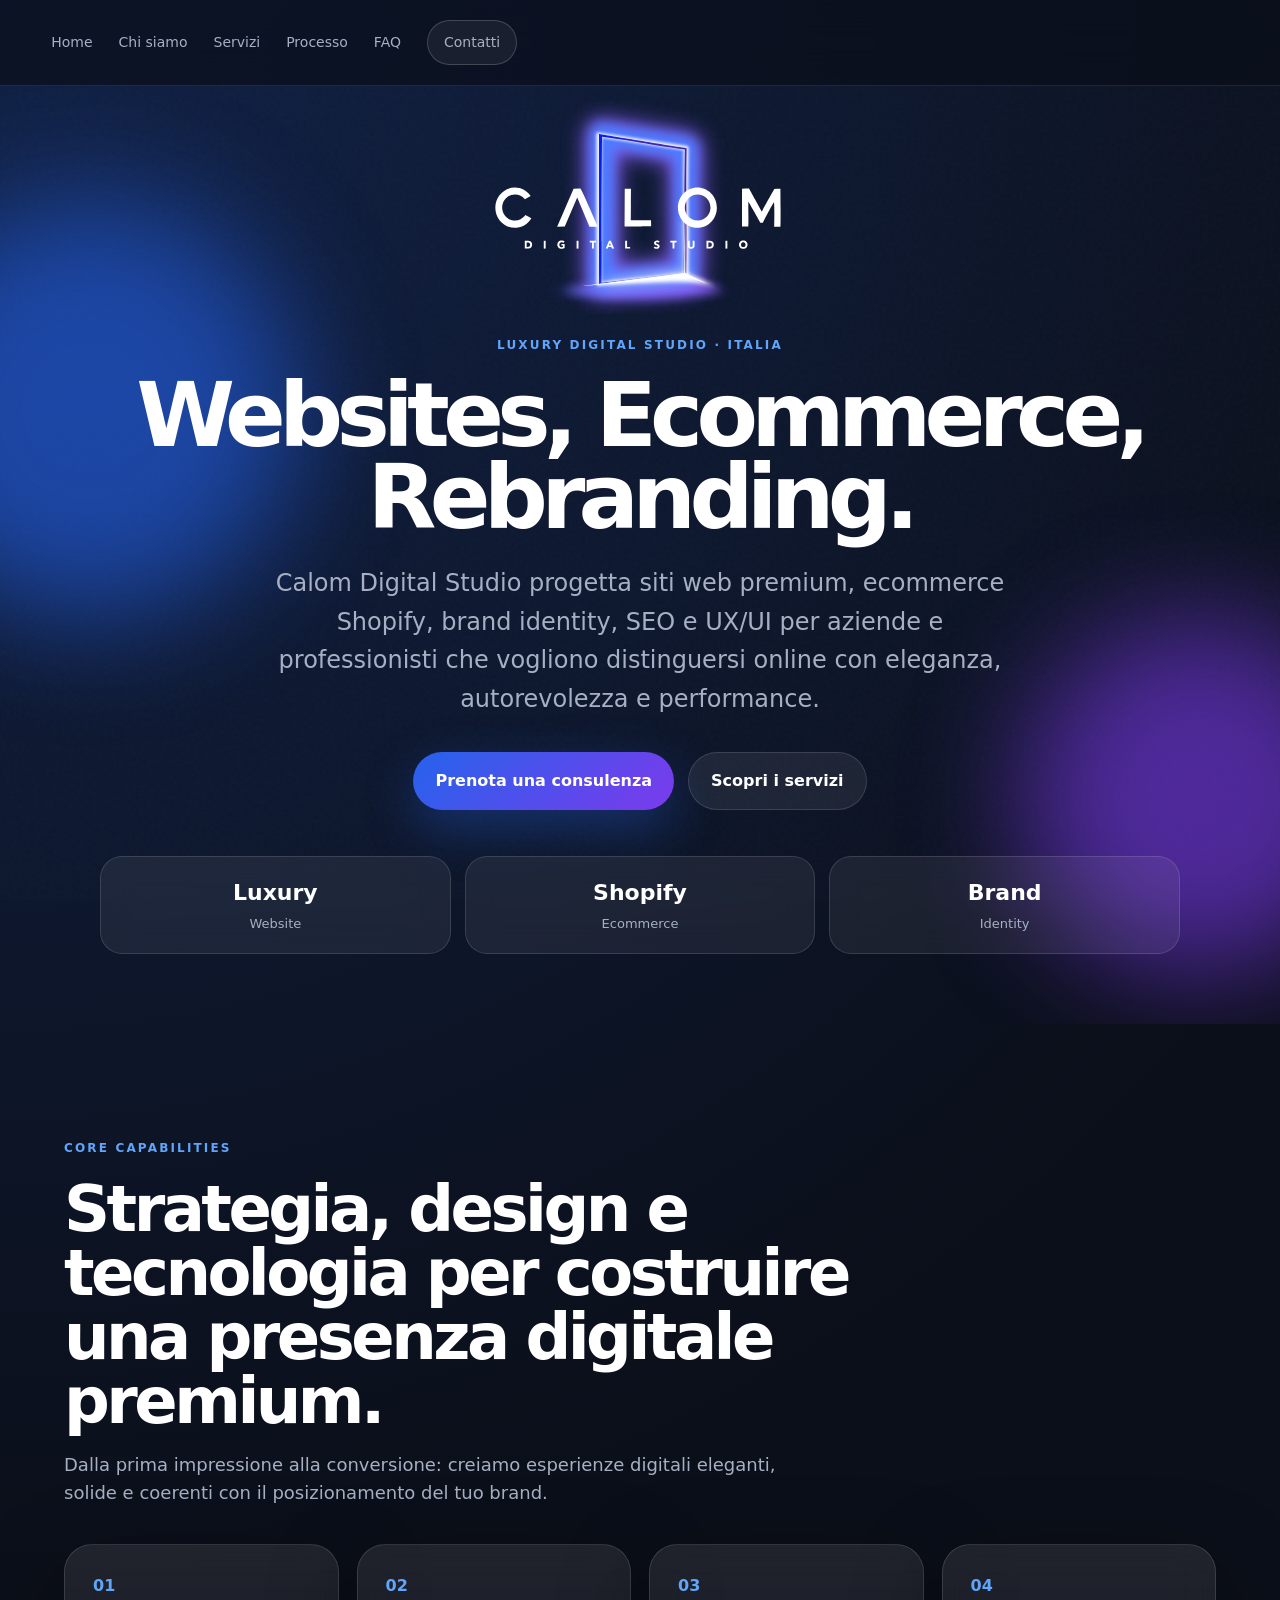
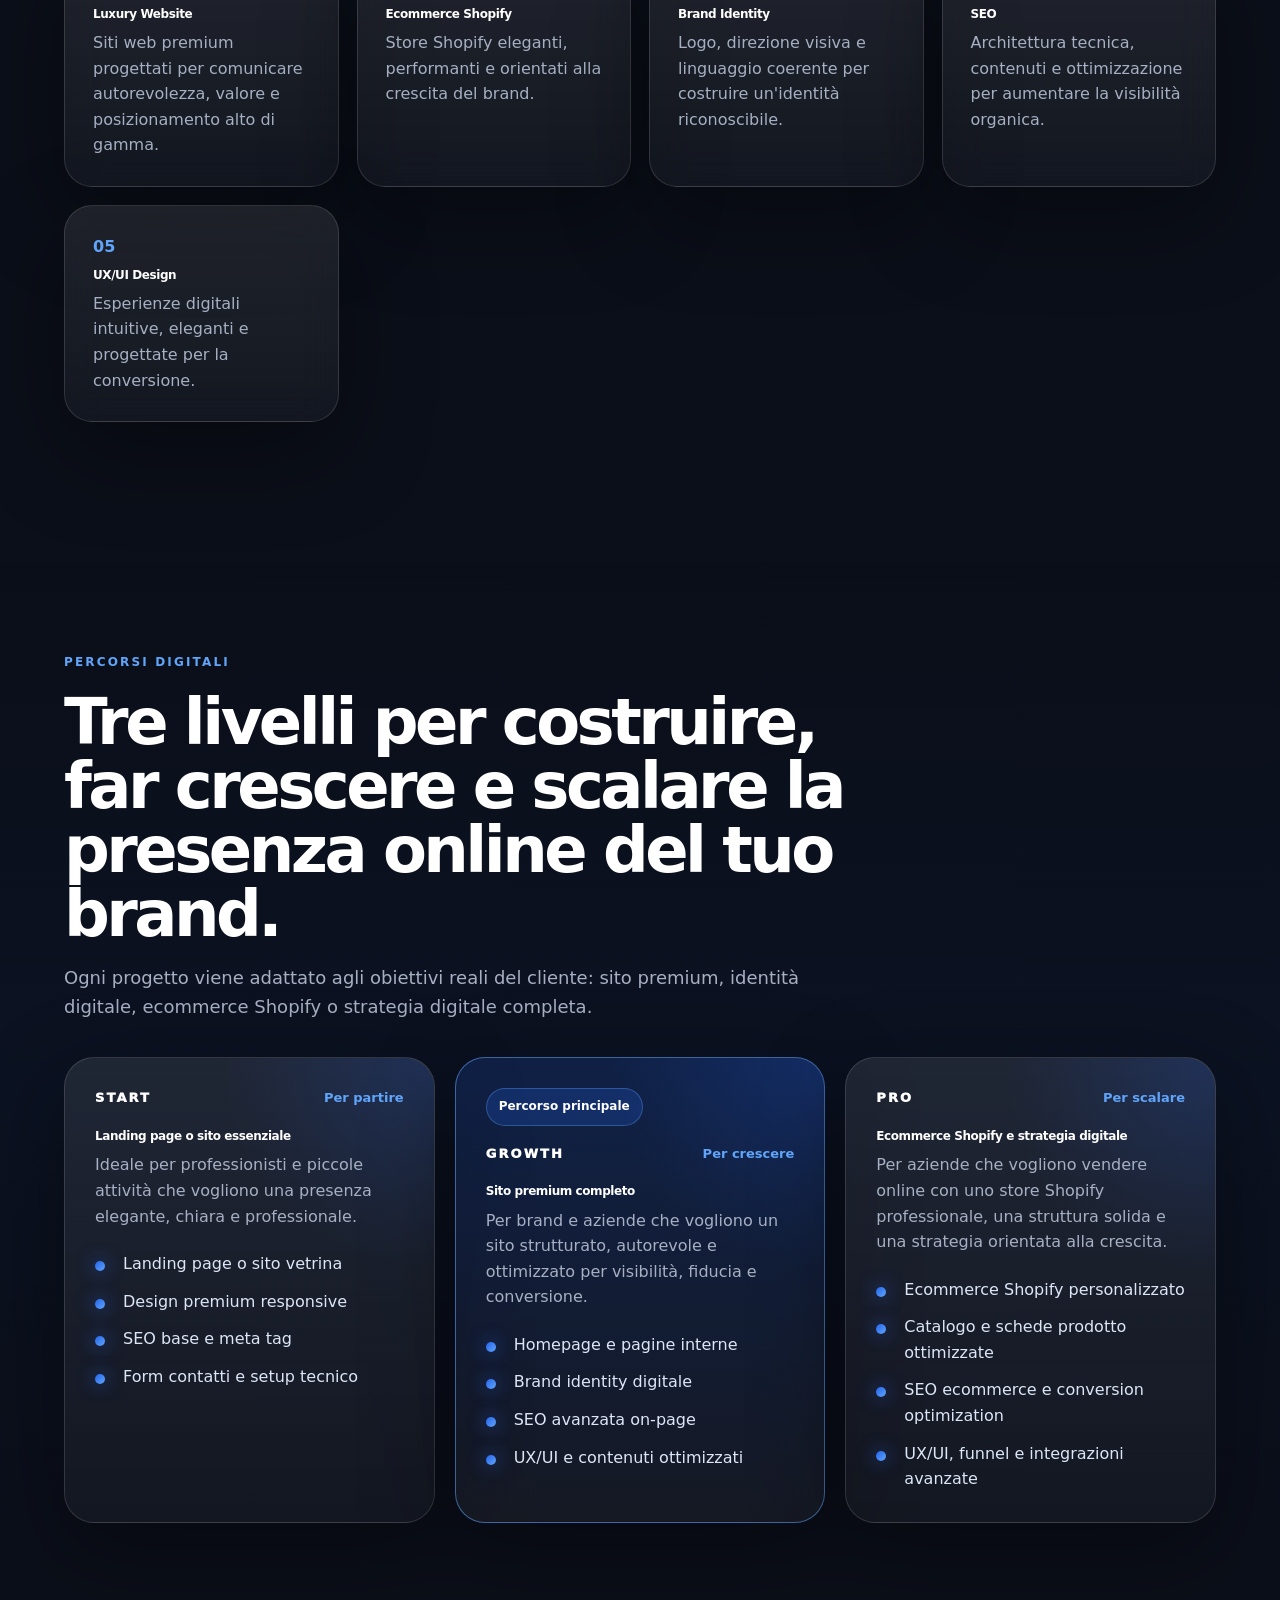
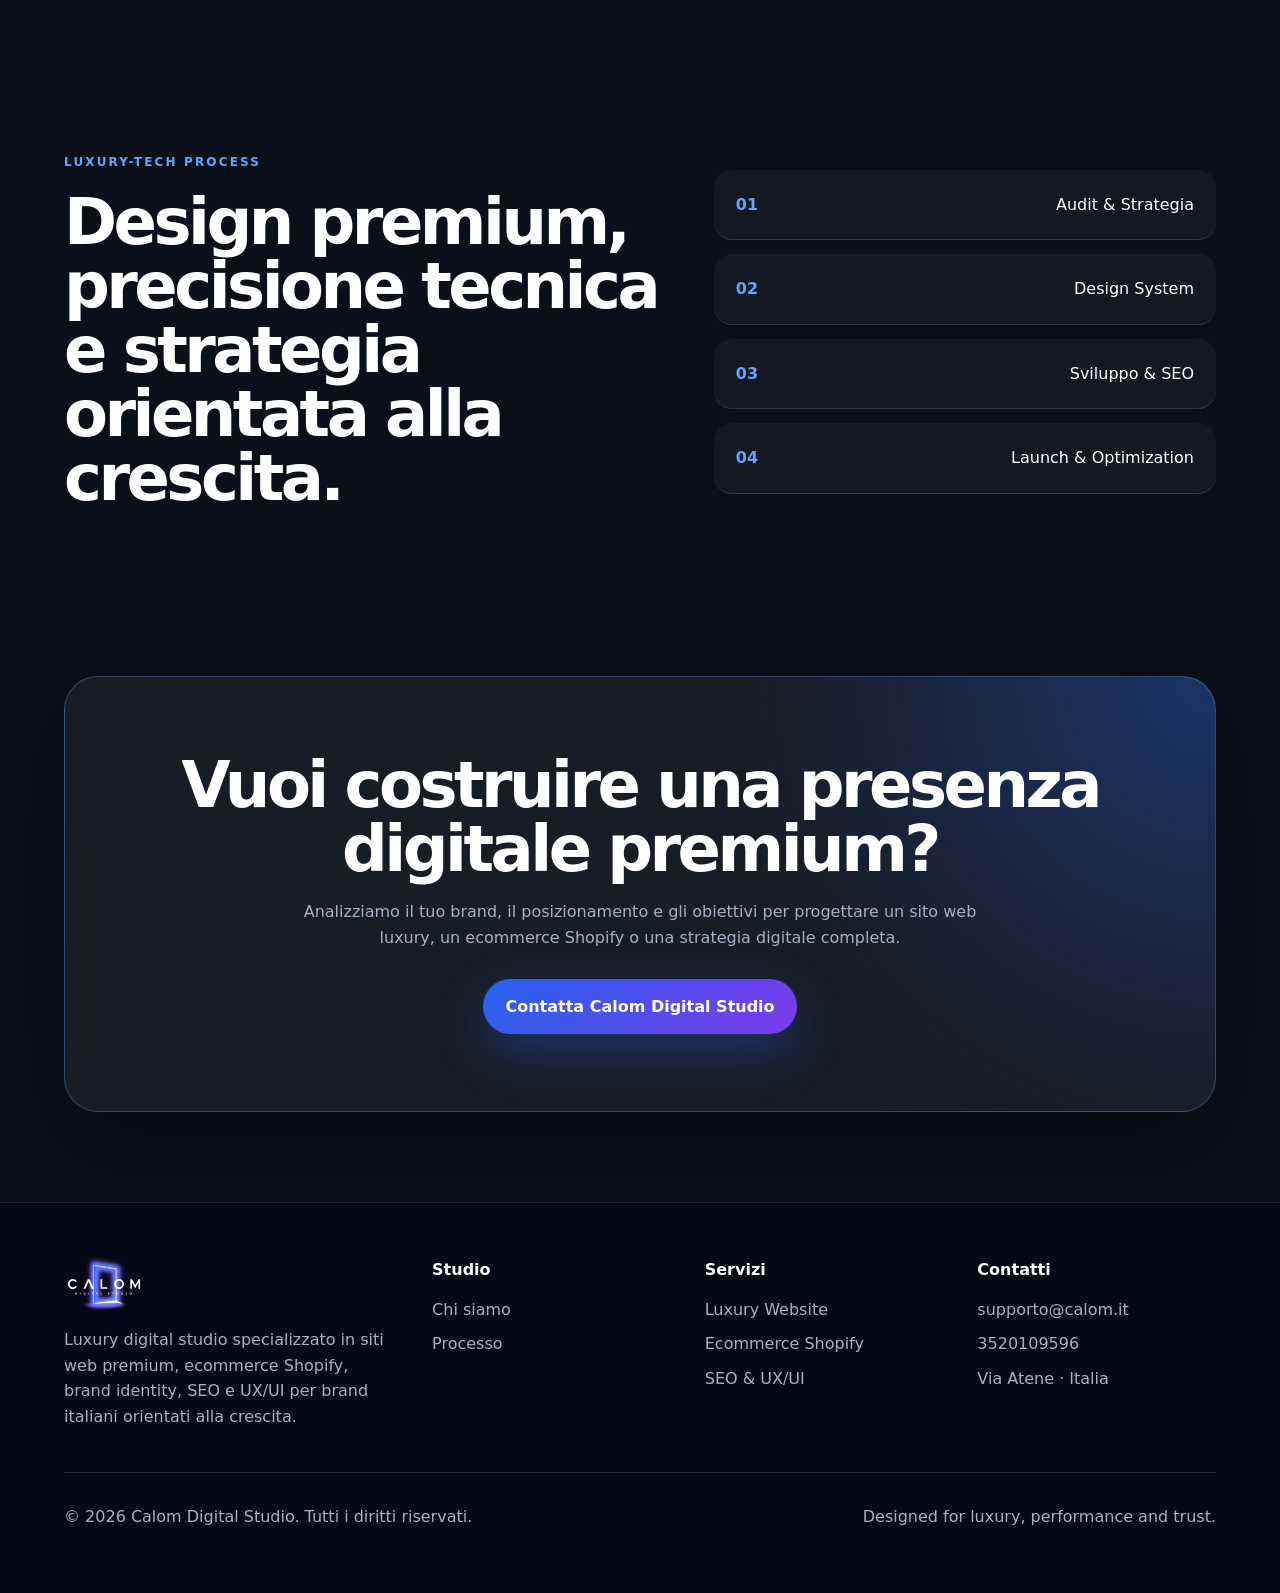
<file: calom-digital-studio-premium-ottimizzato/index.html>
<!DOCTYPE html>
<html lang="it">
<head>
<meta charset="UTF-8">
<meta name="viewport" content="width=device-width, initial-scale=1.0">
<meta name="theme-color" content="#0B0F19">
<link rel="icon" href="favicon.svg" type="image/svg+xml">
<link rel="stylesheet" href="style.css">
<link rel="canonical" href="https://digital.calom.it/">
<script defer src="script.js"></script>

<title>Calom Digital Studio | Siti Web Luxury, Shopify, SEO e Brand Identity</title>
<meta name="description" content="Calom Digital Studio crea siti web luxury, ecommerce Shopify, brand identity, SEO e UX/UI per brand, aziende e professionisti.">

<meta property="og:title" content="Calom Digital Studio | Siti Web Luxury e Shopify">
<meta property="og:description" content="Luxury digital studio per siti web premium, ecommerce Shopify, brand identity, SEO e UX/UI.">
<meta property="og:url" content="https://digital.calom.it/">
<meta property="og:type" content="website">
<meta property="og:image" content="https://digital.calom.it/assets/calom-logo.svg">

<script type="application/ld+json">
{
  "@context": "https://schema.org",
  "@type": "ProfessionalService",
  "name": "Calom Digital Studio",
  "url": "https://digital.calom.it/",
  "logo": "https://digital.calom.it/assets/calom-logo.svg",
  "description": "Calom Digital Studio è un luxury digital studio specializzato in siti web premium, ecommerce Shopify, brand identity, SEO e UX/UI design.",
  "email": "supporto@calom.it",
  "telephone": "+393520109596",
  "address": {
    "@type": "PostalAddress",
    "streetAddress": "Via Atene",
    "addressCountry": "IT"
  },
  "areaServed": "IT",
  "serviceType": [
    "Luxury Website",
    "Siti web premium",
    "Ecommerce Shopify",
    "Brand Identity",
    "SEO",
    "UX/UI Design"
  ]
}
</script>
</head>

<body>
<div class="noise"></div>

<header class="site-header" data-header>
  <a class="brand" href="index.html"style="display:none;">
    <img src="assets/calom-logo.svg" alt="Calom Digital Studio" class="brand-logo">
    <span class="brand-text">Calom Digital Studio</span>
  </a>
  <button class="menu-toggle" aria-label="Apri menu" data-menu-toggle>
    <span></span><span></span><span></span>
  </button>
  <nav class="nav-links" data-nav>
    <a href="index.html">Home</a>
    <a href="pages/chi-siamo.html">Chi siamo</a>
    <a href="pages/servizi.html">Servizi</a>
    <a href="pages/processo.html">Processo</a>
    <a href="pages/faq.html">FAQ</a>
    <a class="nav-cta" href="pages/contatti.html">Contatti</a>
  </nav>
</header>

<main>

<section class="hero section-pad">
  <div class="orb orb-one"></div>
  <div class="orb orb-two"></div>

  <div class="hero-content reveal">

  <img
    src="assets/calom-logo.svg"
    alt="Calom Digital Studio"
    class="hero-logo"
  >

  <p class="eyebrow">Luxury Digital Studio · Italia</p>

    <h1>Websites,  Ecommerce,  Rebranding.</h1>

    <p class="hero-text">Calom Digital Studio progetta siti web premium, ecommerce Shopify, brand identity, SEO e UX/UI per aziende e professionisti che vogliono distinguersi online con eleganza, autorevolezza e performance.</p>

    <div class="hero-actions">
      <a class="button primary" href="pages/contatti.html">Prenota una consulenza</a>
      <a class="button secondary" href="pages/servizi.html">Scopri i servizi</a>
    </div>

    <div class="metrics">
      <div><strong>Luxury</strong><span>Website</span></div>
      <div><strong>Shopify</strong><span>Ecommerce</span></div>
      <div><strong>Brand</strong><span>Identity</span></div>
    </div>
  </div>
</section>

<section class="section-pad">
  <div class="section-head reveal">
    <p class="eyebrow">Core capabilities</p>
    <h2>Strategia, design e tecnologia per costruire una presenza digitale premium.</h2>
    <p class="section-intro">Dalla prima impressione alla conversione: creiamo esperienze digitali eleganti, solide e coerenti con il posizionamento del tuo brand.</p>
  </div>

  <div class="service-grid">
    <article class="glass-card reveal">
      <span>01</span>
      <h3>Luxury Website</h3>
      <p>Siti web premium progettati per comunicare autorevolezza, valore e posizionamento alto di gamma.</p>
    </article>

    <article class="glass-card reveal">
      <span>02</span>
      <h3>Ecommerce Shopify</h3>
      <p>Store Shopify eleganti, performanti e orientati alla crescita del brand.</p>
    </article>

    <article class="glass-card reveal">
      <span>03</span>
      <h3>Brand Identity</h3>
      <p>Logo, direzione visiva e linguaggio coerente per costruire un'identità riconoscibile.</p>
    </article>

    <article class="glass-card reveal">
      <span>04</span>
      <h3>SEO</h3>
      <p>Architettura tecnica, contenuti e ottimizzazione per aumentare la visibilità organica.</p>
    </article>

    <article class="glass-card reveal">
      <span>05</span>
      <h3>UX/UI Design</h3>
      <p>Esperienze digitali intuitive, eleganti e progettate per la conversione.</p>
    </article>
  </div>
</section>

<section class="section-pad paths-section">
  <div class="section-head reveal">
    <p class="eyebrow">Percorsi digitali</p>
    <h2>Tre livelli per costruire, far crescere e scalare la presenza online del tuo brand.</h2>
    <p class="section-intro">Ogni progetto viene adattato agli obiettivi reali del cliente: sito premium, identità digitale, ecommerce Shopify o strategia digitale completa.</p>
  </div>

  <div class="paths-grid">
    <article class="path-card reveal">
      <div class="path-top">
        <span class="path-label">START</span>
        <p>Per partire</p>
      </div>
      <h3>Landing page o sito essenziale</h3>
      <p class="path-description">Ideale per professionisti e piccole attività che vogliono una presenza elegante, chiara e professionale.</p>
      <ul>
        <li>Landing page o sito vetrina</li>
        <li>Design premium responsive</li>
        <li>SEO base e meta tag</li>
        <li>Form contatti e setup tecnico</li>
      </ul>
    </article>

    <article class="path-card featured reveal">
      <div class="path-badge">Percorso principale</div>
      <div class="path-top">
        <span class="path-label">GROWTH</span>
        <p>Per crescere</p>
      </div>
      <h3>Sito premium completo</h3>
      <p class="path-description">Per brand e aziende che vogliono un sito strutturato, autorevole e ottimizzato per visibilità, fiducia e conversione.</p>
      <ul>
        <li>Homepage e pagine interne</li>
        <li>Brand identity digitale</li>
        <li>SEO avanzata on-page</li>
        <li>UX/UI e contenuti ottimizzati</li>
      </ul>
    </article>

    <article class="path-card reveal">
      <div class="path-top">
        <span class="path-label">PRO</span>
        <p>Per scalare</p>
      </div>
      <h3>Ecommerce Shopify e strategia digitale</h3>
      <p class="path-description">Per aziende che vogliono vendere online con uno store Shopify professionale, una struttura solida e una strategia orientata alla crescita.</p>
      <ul>
        <li>Ecommerce Shopify personalizzato</li>
        <li>Catalogo e schede prodotto ottimizzate</li>
        <li>SEO ecommerce e conversion optimization</li>
        <li>UX/UI, funnel e integrazioni avanzate</li>
      </ul>
    </article>
  </div>
</section>

<section class="split section-pad">
  <div class="reveal">
    <p class="eyebrow">Luxury-tech process</p>
    <h2>Design premium, precisione tecnica e strategia orientata alla crescita.</h2>
  </div>
  <div class="process-mini reveal">
    <div><b>01</b><span>Audit & Strategia</span></div>
    <div><b>02</b><span>Design System</span></div>
    <div><b>03</b><span>Sviluppo & SEO</span></div>
    <div><b>04</b><span>Launch & Optimization</span></div>
  </div>
</section>

<section class="cta-panel reveal">
  <h2>Vuoi costruire una presenza digitale premium?</h2>
  <p>Analizziamo il tuo brand, il posizionamento e gli obiettivi per progettare un sito web luxury, un ecommerce Shopify o una strategia digitale completa.</p>
  <a class="button primary" href="pages/contatti.html">Contatta Calom Digital Studio</a>
</section>

</main>

<footer class="footer">
  <div class="footer-grid">
    <div>
      <img src="assets/calom-logo.svg" alt="Calom Digital Studio" class="footer-logo">
      <p>Luxury digital studio specializzato in siti web premium, ecommerce Shopify, brand identity, SEO e UX/UI per brand italiani orientati alla crescita.</p>
    </div>
    <div>
      <h4>Studio</h4>
      <a href="pages/chi-siamo.html">Chi siamo</a>
      <a href="pages/processo.html">Processo</a>
    </div>
    <div>
      <h4>Servizi</h4>
      <a href="pages/servizi.html">Luxury Website</a>
      <a href="pages/servizi.html">Ecommerce Shopify</a>
      <a href="pages/servizi.html">SEO & UX/UI</a>
    </div>
    <div>
      <h4>Contatti</h4>
      <a href="mailto:supporto@calom.it">supporto@calom.it</a>
      <a href="tel:+393520109596">3520109596</a>
      <span>Via Atene · Italia</span>
    </div>
  </div>
  <div class="footer-bottom">
    <span>© 2026 Calom Digital Studio. Tutti i diritti riservati.</span>
    <span>Designed for luxury, performance and trust.</span>
  </div>
</footer>

</body>
</html>
</file>
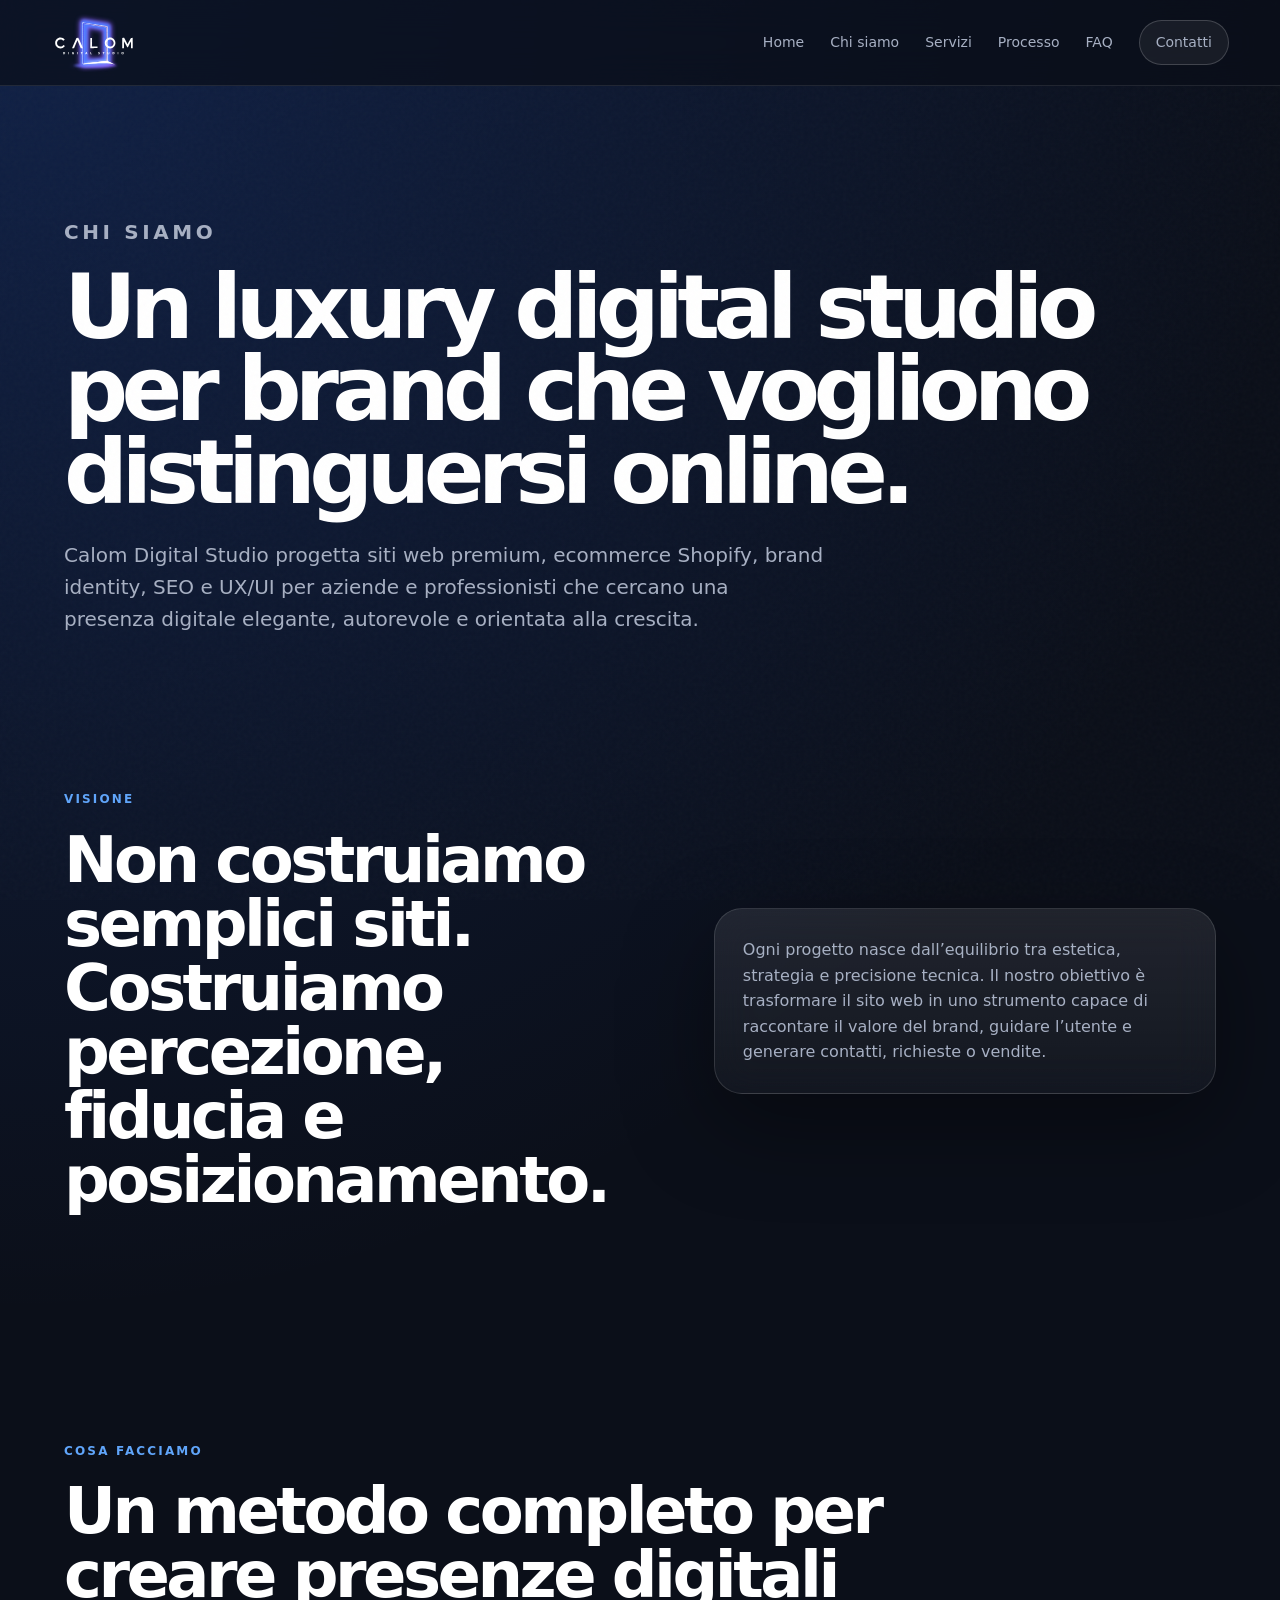
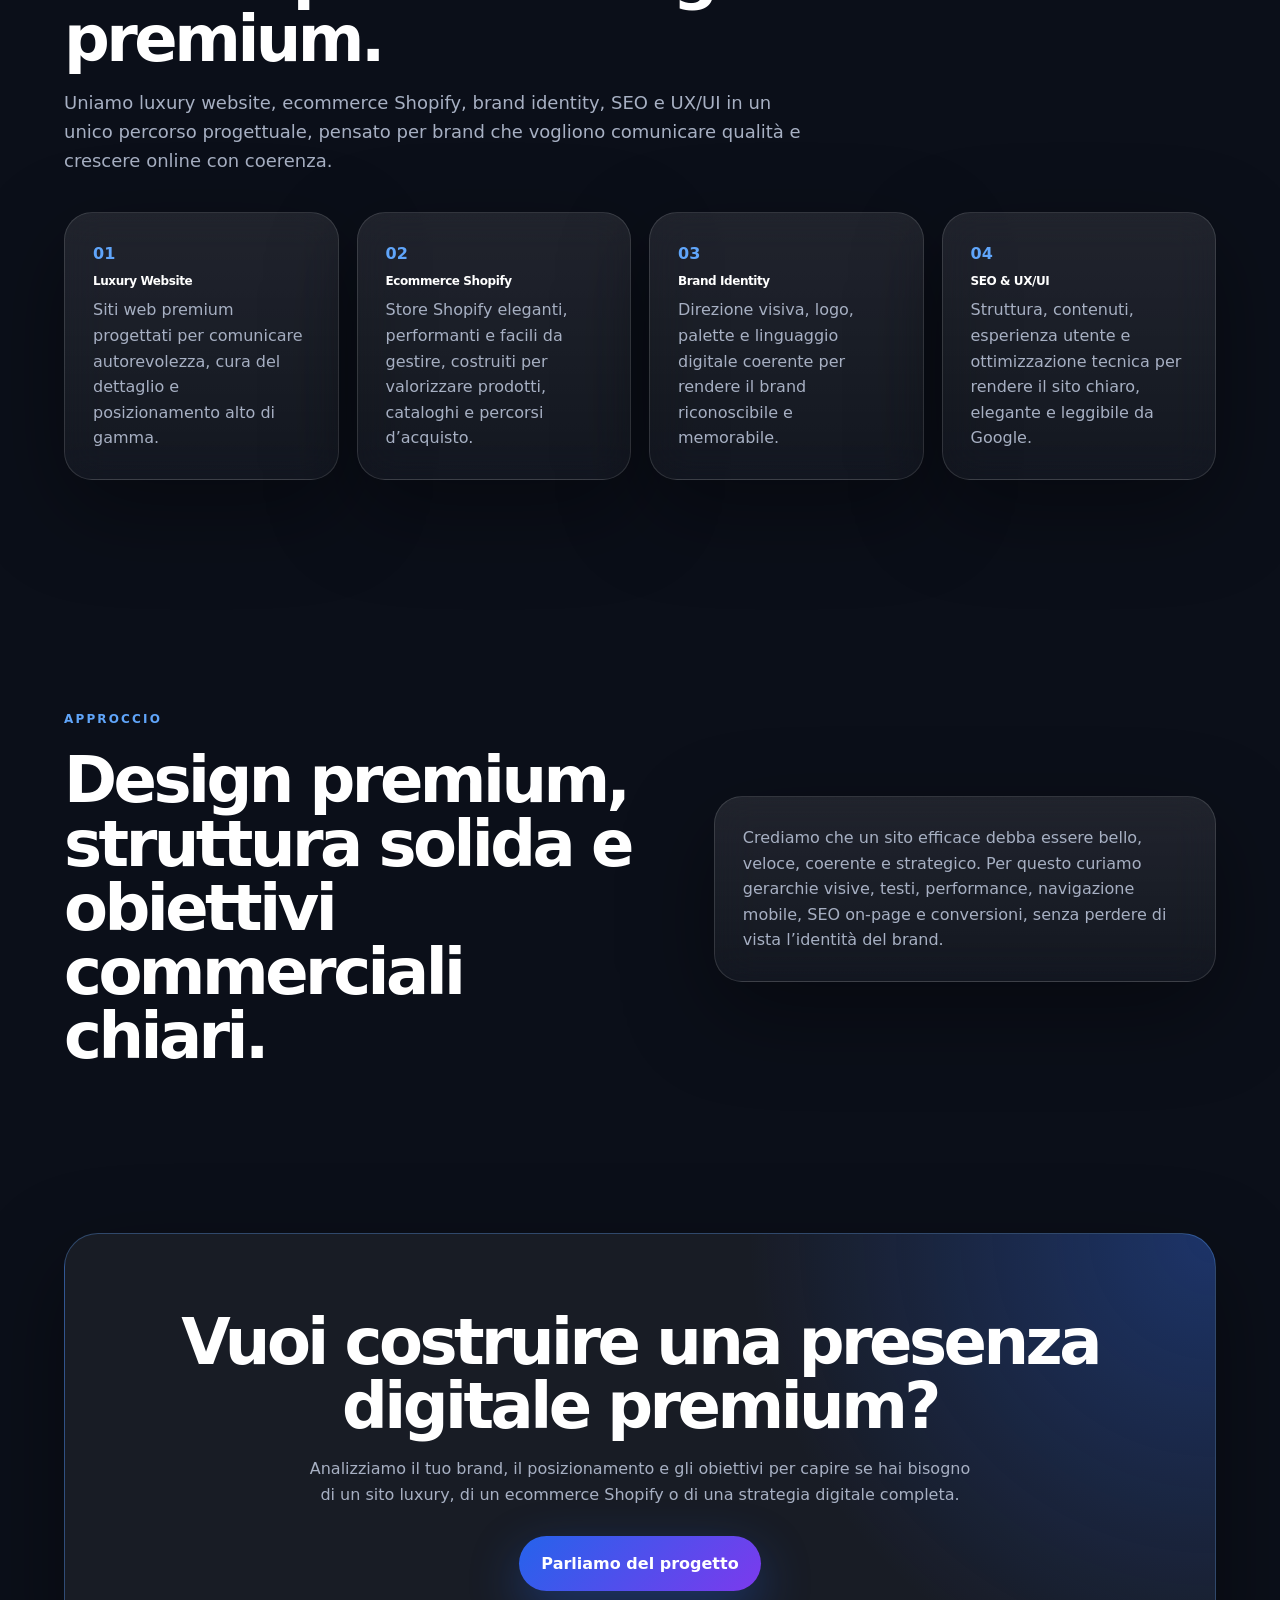
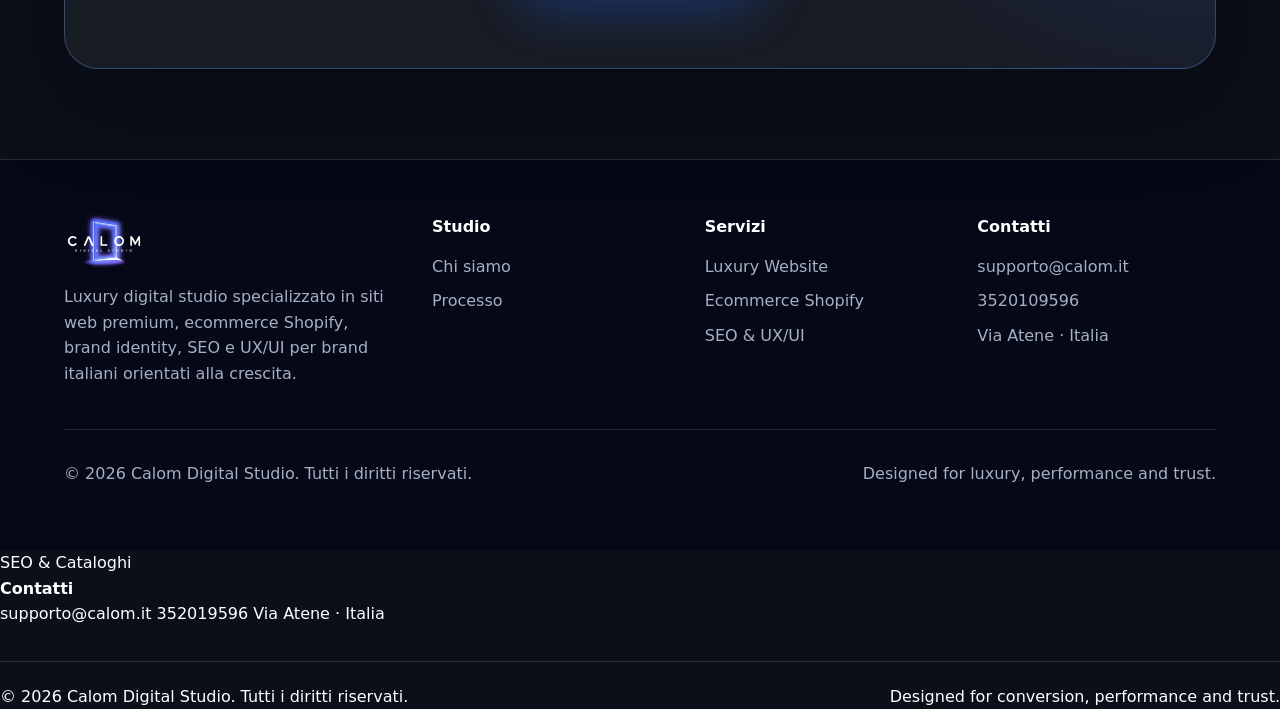
<file: calom-digital-studio-premium-ottimizzato/pages/chi-siamo.html>
<!DOCTYPE html>

<html lang="it">
<head>
<meta charset="UTF-8">
<meta name="viewport" content="width=device-width, initial-scale=1.0">
<meta name="theme-color" content="#0B0F19">
<link rel="icon" href="../favicon.svg" type="image/svg+xml">
<link rel="stylesheet" href="../style.css">
<link rel="canonical" href="https://digital.calom.it/pages/chi-siamo.html">
<script defer src="../script.js"></script>

<title>Chi siamo | Calom Digital Studio - Luxury Digital Studio</title>
<meta name="description" content="Calom Digital Studio è un luxury digital studio specializzato in siti web premium, ecommerce Shopify, brand identity, SEO e UX/UI.">

<meta property="og:title" content="Chi siamo | Calom Digital Studio">
<meta property="og:description" content="Luxury digital studio per siti web premium, ecommerce Shopify, brand identity, SEO e UX/UI.">
<meta property="og:type" content="website">
<meta property="og:url" content="https://digital.calom.it/pages/chi-siamo.html">
<meta property="og:image" content="https://digital.calom.it/assets/calom-logo.svg">

<script type="application/ld+json">
{
  "@context": "https://schema.org",
  "@type": "ProfessionalService",
  "name": "Calom Digital Studio",
  "url": "https://digital.calom.it/pages/chi-siamo.html",
  "logo": "https://digital.calom.it/assets/calom-logo.svg",
  "description": "Calom Digital Studio è un luxury digital studio specializzato in siti web premium, ecommerce Shopify, brand identity, SEO e UX/UI design.",
  "email": "supporto@calom.it",
  "telephone": "+393520109596",
  "address": {
    "@type": "PostalAddress",
    "streetAddress": "Via Atene",
    "addressCountry": "IT"
  },
  "areaServed": "IT",
  "serviceType": [
    "Luxury Website",
    "Siti web premium",
    "Ecommerce Shopify",
    "Brand Identity",
    "SEO",
    "UX/UI Design"
  ]
}
</script>

</head>

<body>
<div class="noise"></div>

<header class="site-header" data-header>
  <a class="brand" href="../index.html">
    <img src="../assets/calom-logo.svg" alt="Calom Digital Studio" class="brand-logo">
    <span class="brand-text">Calom Digital Studio</span>
  </a>
  <button class="menu-toggle" aria-label="Apri menu" data-menu-toggle>
    <span></span><span></span><span></span>
  </button>
  <nav class="nav-links" data-nav>
    <a href="../index.html">Home</a>
    <a href="../pages/chi-siamo.html">Chi siamo</a>
    <a href="../pages/servizi.html">Servizi</a>
    <a href="../pages/processo.html">Processo</a>
    <a href="../pages/faq.html">FAQ</a>
    <a class="nav-cta" href="../pages/contatti.html">Contatti</a>
  </nav>
</header>

<main>

<section class="page-hero reveal">
  <p class="eyebrow">Chi siamo</p>
  <h1>Un luxury digital studio per brand che vogliono distinguersi online.</h1>
  <p>Calom Digital Studio progetta siti web premium, ecommerce Shopify, brand identity, SEO e UX/UI per aziende e professionisti che cercano una presenza digitale elegante, autorevole e orientata alla crescita.</p>
</section>

<section class="section-pad split">
  <div class="reveal">
    <p class="eyebrow">Visione</p>
    <h2>Non costruiamo semplici siti. Costruiamo percezione, fiducia e posizionamento.</h2>
  </div>
  <div class="glass-card reveal">
    <p>Ogni progetto nasce dall’equilibrio tra estetica, strategia e precisione tecnica. Il nostro obiettivo è trasformare il sito web in uno strumento capace di raccontare il valore del brand, guidare l’utente e generare contatti, richieste o vendite.</p>
  </div>
</section>

<section class="section-pad">
  <div class="section-head reveal">
    <p class="eyebrow">Cosa facciamo</p>
    <h2>Un metodo completo per creare presenze digitali premium.</h2>
    <p class="section-intro">Uniamo luxury website, ecommerce Shopify, brand identity, SEO e UX/UI in un unico percorso progettuale, pensato per brand che vogliono comunicare qualità e crescere online con coerenza.</p>
  </div>

  <div class="service-grid">
    <article class="glass-card reveal">
      <span>01</span>
      <h3>Luxury Website</h3>
      <p>Siti web premium progettati per comunicare autorevolezza, cura del dettaglio e posizionamento alto di gamma.</p>
    </article>

<article class="glass-card reveal">
  <span>02</span>
  <h3>Ecommerce Shopify</h3>
  <p>Store Shopify eleganti, performanti e facili da gestire, costruiti per valorizzare prodotti, cataloghi e percorsi d’acquisto.</p>
</article>

<article class="glass-card reveal">
  <span>03</span>
  <h3>Brand Identity</h3>
  <p>Direzione visiva, logo, palette e linguaggio digitale coerente per rendere il brand riconoscibile e memorabile.</p>
</article>

<article class="glass-card reveal">
  <span>04</span>
  <h3>SEO & UX/UI</h3>
  <p>Struttura, contenuti, esperienza utente e ottimizzazione tecnica per rendere il sito chiaro, elegante e leggibile da Google.</p>
</article>

  </div>
</section>

<section class="section-pad split">
  <div class="reveal">
    <p class="eyebrow">Approccio</p>
    <h2>Design premium, struttura solida e obiettivi commerciali chiari.</h2>
  </div>
  <div class="glass-card reveal">
    <p>Crediamo che un sito efficace debba essere bello, veloce, coerente e strategico. Per questo curiamo gerarchie visive, testi, performance, navigazione mobile, SEO on-page e conversioni, senza perdere di vista l’identità del brand.</p>
  </div>
</section>

<section class="cta-panel reveal">
  <h2>Vuoi costruire una presenza digitale premium?</h2>
  <p>Analizziamo il tuo brand, il posizionamento e gli obiettivi per capire se hai bisogno di un sito luxury, di un ecommerce Shopify o di una strategia digitale completa.</p>
  <a class="button primary" href="contatti.html">Parliamo del progetto</a>
</section>

</main>

<footer class="footer">
  <div class="footer-grid">
    <div>
      <img src="../assets/calom-logo.svg" alt="Calom Digital Studio" class="footer-logo">
      <p>Luxury digital studio specializzato in siti web premium, ecommerce Shopify, brand identity, SEO e UX/UI per brand italiani orientati alla crescita.</p>
    </div>
    <div>
      <h4>Studio</h4>
      <a href="../pages/chi-siamo.html">Chi siamo</a>
      <a href="../pages/processo.html">Processo</a>
    </div>
    <div>
      <h4>Servizi</h4>
      <a href="../pages/servizi.html">Luxury Website</a>
      <a href="../pages/servizi.html">Ecommerce Shopify</a>
      <a href="../pages/servizi.html">SEO & UX/UI</a>
    </div>
    <div>
      <h4>Contatti</h4>
      <a href="mailto:supporto@calom.it">supporto@calom.it</a>
      <a href="tel:+393520109596">3520109596</a>
      <span>Via Atene · Italia</span>
    </div>
  </div>
  <div class="footer-bottom">
    <span>© 2026 Calom Digital Studio. Tutti i diritti riservati.</span>
    <span>Designed for luxury, performance and trust.</span>
  </div>
</footer>

</body>
</html>
      <a href="../pages/servizi.html">SEO & Cataloghi</a>
    </div>
    <div>
      <h4>Contatti</h4>
      <a href="mailto:supporto@calom.it">supporto@calom.it</a>
      <a href="tel:+39352019596">352019596</a>
      <span>Via Atene · Italia</span>
    </div>
  </div>
  <div class="footer-bottom">
    <span>© 2026 Calom Digital Studio. Tutti i diritti riservati.</span>
    <span>Designed for conversion, performance and trust.</span>
  </div>
</footer>
</body>
</html>
</file>
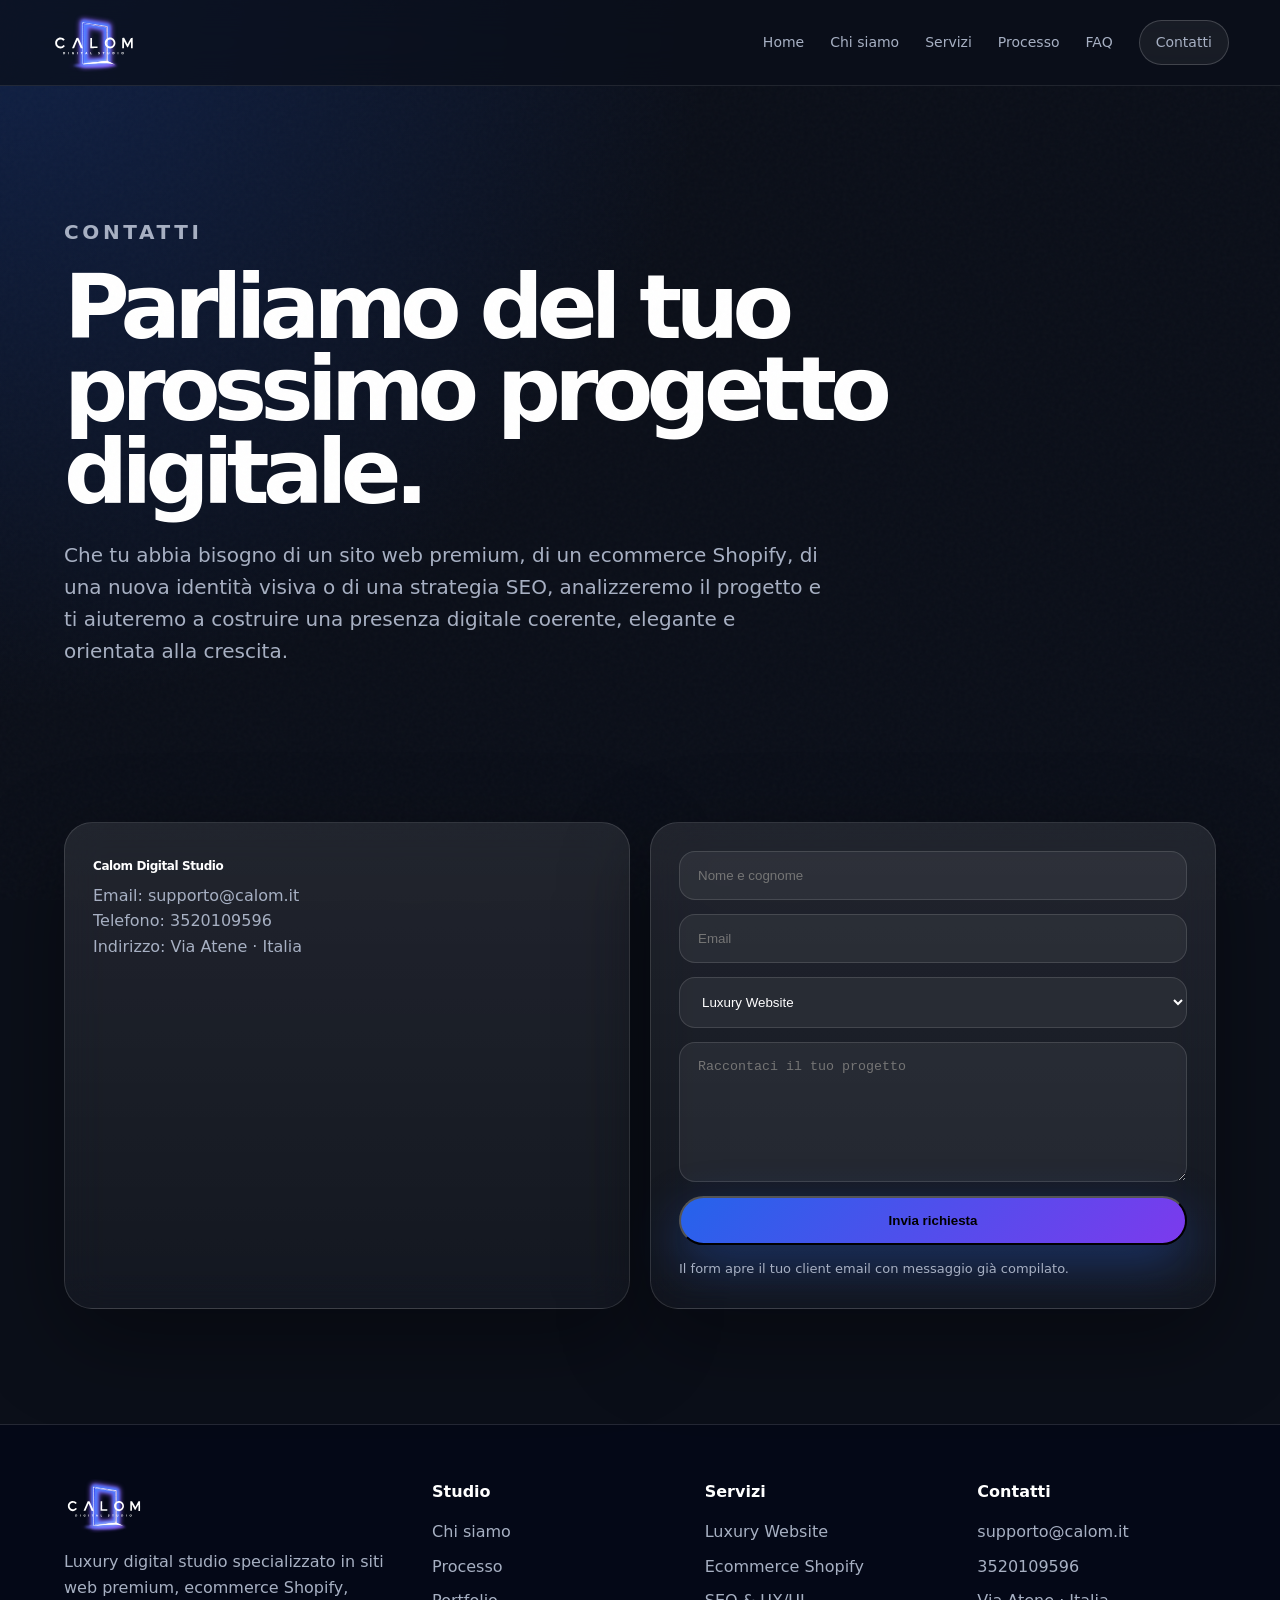
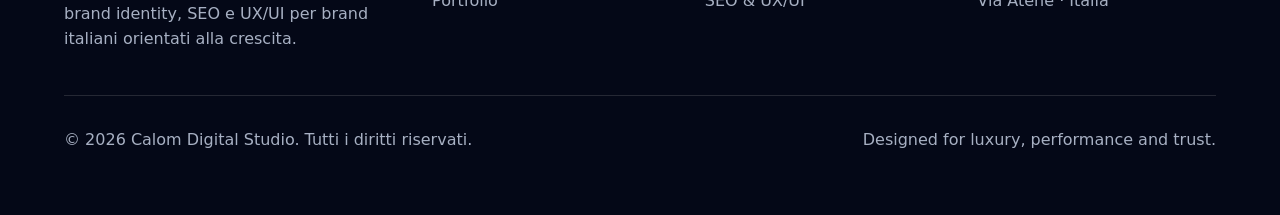
<file: calom-digital-studio-premium-ottimizzato/pages/contatti.html>
<!DOCTYPE html>
<html lang="it">
<head>
<meta charset="UTF-8">
<meta name="viewport" content="width=device-width, initial-scale=1.0">
<meta name="theme-color" content="#0B0F19">
<link rel="icon" href="../favicon.svg" type="image/svg+xml">
<link rel="stylesheet" href="../style.css">
<link rel="canonical" href="https://digital.calom.it/pages/contatti.html">
<script defer src="../script.js"></script>

<title>Contatti | Calom Digital Studio - Luxury Digital Studio</title>
<meta name="description" content="Contatta Calom Digital Studio per siti web premium, ecommerce Shopify, brand identity, SEO e UX/UI.">

<meta property="og:title" content="Contatti | Calom Digital Studio">
<meta property="og:description" content="Richiedi una consulenza per siti web luxury, ecommerce Shopify, brand identity, SEO e UX/UI.">
<meta property="og:type" content="website">
<meta property="og:url" content="https://digital.calom.it/pages/contatti.html">
<meta property="og:image" content="https://digital.calom.it/assets/calom-logo.svg">

<script type="application/ld+json">
{
  "@context": "https://schema.org",
  "@type": "ProfessionalService",
  "name": "Calom Digital Studio",
  "url": "https://digital.calom.it/pages/contatti.html",
  "logo": "https://digital.calom.it/assets/calom-logo.svg",
  "description": "Calom Digital Studio è un luxury digital studio specializzato in siti web premium, ecommerce Shopify, brand identity, SEO e UX/UI design.",
  "email": "supporto@calom.it",
  "telephone": "+393520109596",
  "address": {
    "@type": "PostalAddress",
    "streetAddress": "Via Atene",
    "addressCountry": "IT"
  },
  "areaServed": "IT",
  "serviceType": [
    "Luxury Website",
    "Siti web premium",
    "Ecommerce Shopify",
    "Brand Identity",
    "SEO",
    "UX/UI Design"
  ]
}
</script>
</head>

<body>
<div class="noise"></div>

<header class="site-header" data-header>
  <a class="brand" href="../index.html">
    <img src="../assets/calom-logo.svg" alt="Calom Digital Studio" class="brand-logo">
    <span class="brand-text">Calom Digital Studio</span>
  </a>
  <button class="menu-toggle" aria-label="Apri menu" data-menu-toggle>
    <span></span><span></span><span></span>
  </button>
  <nav class="nav-links" data-nav>
    <a href="../index.html">Home</a>
    <a href="../pages/chi-siamo.html">Chi siamo</a>
    <a href="../pages/servizi.html">Servizi</a>
    <a href="../pages/processo.html">Processo</a>
    <a href="../pages/faq.html">FAQ</a>
    <a class="nav-cta" href="../pages/contatti.html">Contatti</a>
  </nav>
</header>

<main>

<section class="page-hero reveal">
  <p class="eyebrow">Contatti</p>
  <h1>Parliamo del tuo prossimo progetto digitale.</h1>
  <p>Che tu abbia bisogno di un sito web premium, di un ecommerce Shopify, di una nuova identità visiva o di una strategia SEO, analizzeremo il progetto e ti aiuteremo a costruire una presenza digitale coerente, elegante e orientata alla crescita.</p>
</section>

<section class="section-pad contact-grid">
  <div class="contact-card reveal">
    <h3>Calom Digital Studio</h3>
    <p>Email: <a href="mailto:supporto@calom.it">supporto@calom.it</a></p>
    <p>Telefono: <a href="tel:+393520109596">3520109596</a></p>
    <p>Indirizzo: Via Atene · Italia</p>
  </div>

  <form class="contact-card contact-form reveal" data-contact-form>
    <input name="name" placeholder="Nome e cognome" required>
    <input name="email" type="email" placeholder="Email" required>

    <select name="service">
      <option>Luxury Website</option>
      <option>Ecommerce Shopify</option>
      <option>Brand Identity</option>
      <option>SEO</option>
      <option>UX/UI Design</option>
      <option>Strategia Digitale</option>
    </select>

    <textarea name="message" placeholder="Raccontaci il tuo progetto" required></textarea>
    <button class="button primary" type="submit">Invia richiesta</button>
    <p class="form-note">Il form apre il tuo client email con messaggio già compilato.</p>
  </form>
</section>

</main>

<footer class="footer">
  <div class="footer-grid">
    <div>
      <img src="../assets/calom-logo.svg" alt="Calom Digital Studio" class="footer-logo">
      <p>Luxury digital studio specializzato in siti web premium, ecommerce Shopify, brand identity, SEO e UX/UI per brand italiani orientati alla crescita.</p>
    </div>
    <div>
      <h4>Studio</h4>
      <a href="../pages/chi-siamo.html">Chi siamo</a>
      <a href="../pages/processo.html">Processo</a>
      <a href="../pages/portfolio.html">Portfolio</a>
    </div>
    <div>
      <h4>Servizi</h4>
      <a href="../pages/servizi.html">Luxury Website</a>
      <a href="../pages/servizi.html">Ecommerce Shopify</a>
      <a href="../pages/servizi.html">SEO & UX/UI</a>
    </div>
    <div>
      <h4>Contatti</h4>
      <a href="mailto:supporto@calom.it">supporto@calom.it</a>
      <a href="tel:+393520109596">3520109596</a>
      <span>Via Atene · Italia</span>
    </div>
  </div>
  <div class="footer-bottom">
    <span>© 2026 Calom Digital Studio. Tutti i diritti riservati.</span>
    <span>Designed for luxury, performance and trust.</span>
  </div>
</footer>

</body>
</html>
</file>
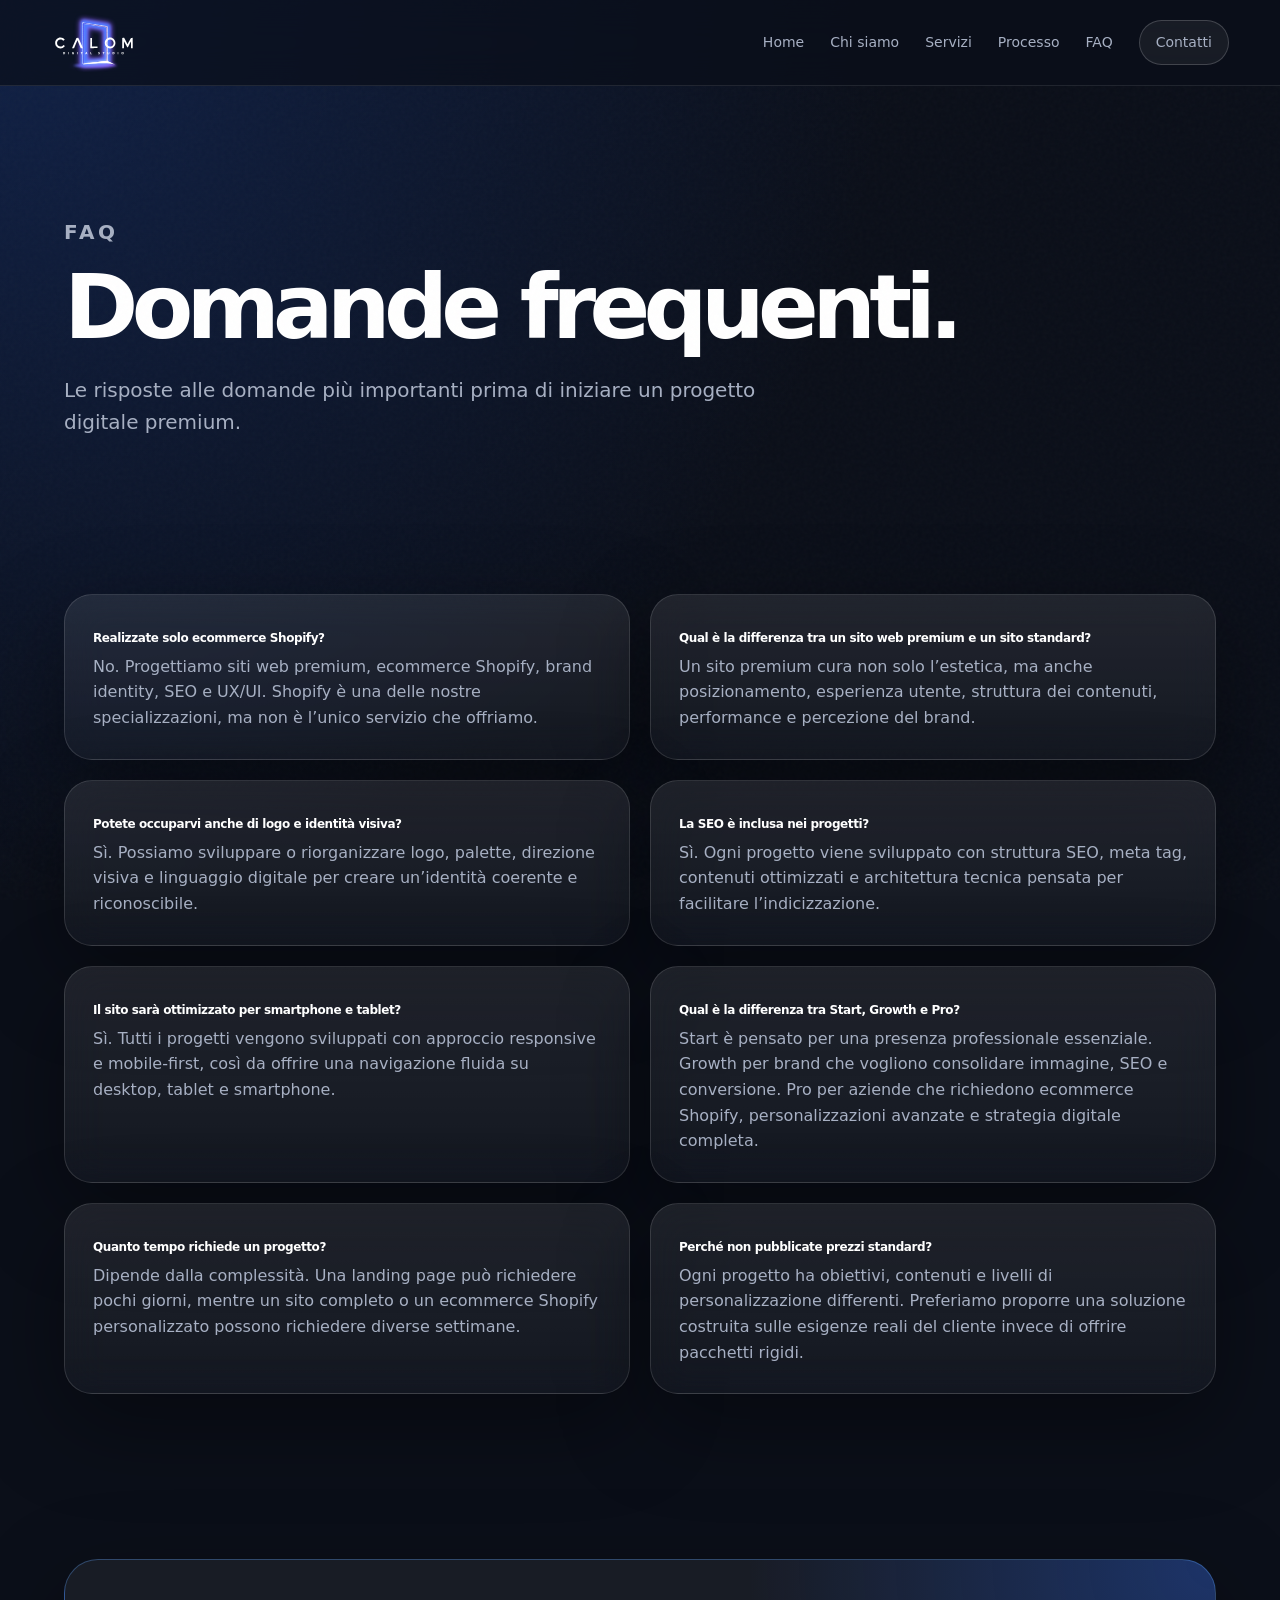
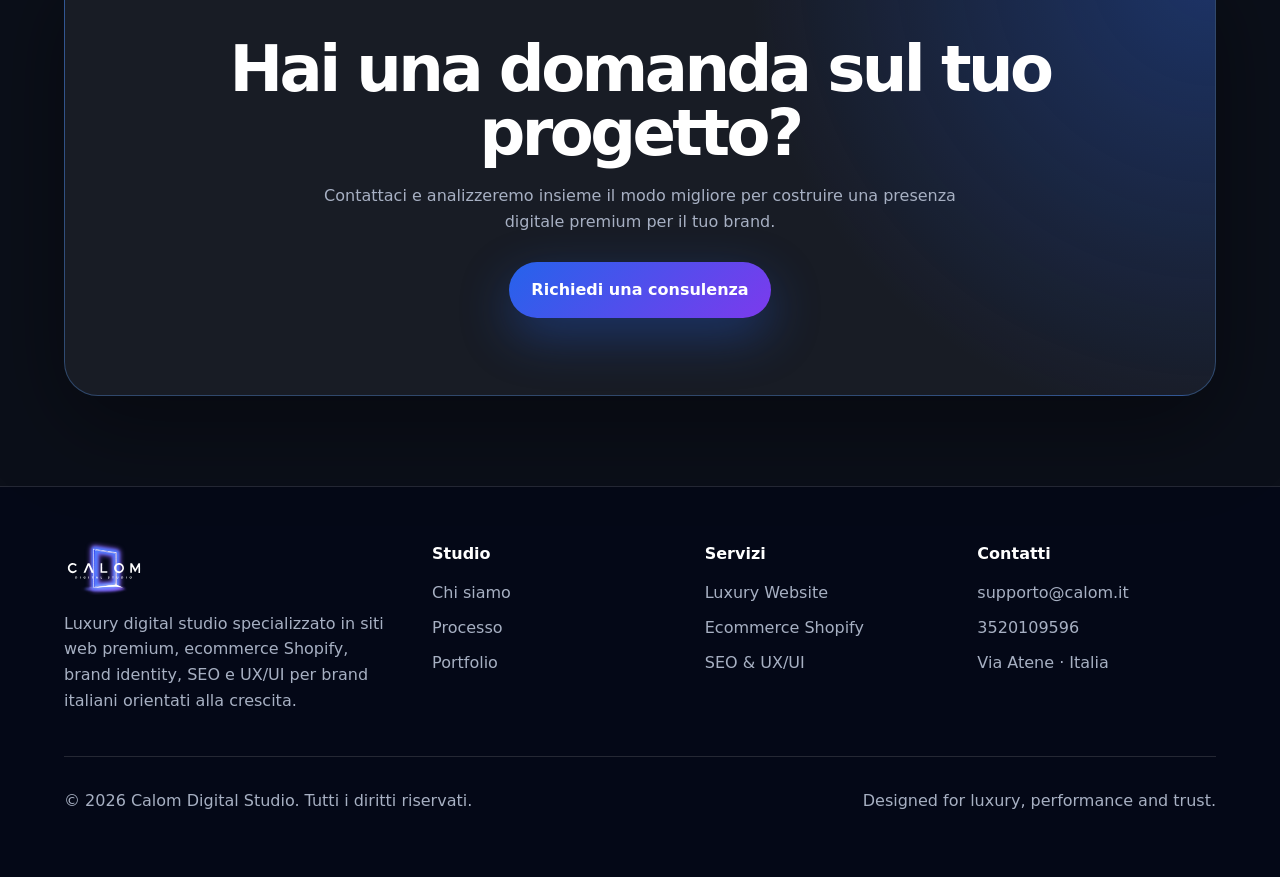
<file: calom-digital-studio-premium-ottimizzato/pages/faq.html>
<!DOCTYPE html>
<html lang="it">
<head>
<meta charset="UTF-8">
<meta name="viewport" content="width=device-width, initial-scale=1.0">
<meta name="theme-color" content="#0B0F19">
<link rel="icon" href="../favicon.svg" type="image/svg+xml">
<link rel="stylesheet" href="../style.css">
<link rel="canonical" href="https://digital.calom.it/pages/faq.html">
<script defer src="../script.js"></script>

<title>FAQ | Calom Digital Studio - Luxury Digital Studio</title>
<meta name="description" content="Domande frequenti su siti web premium, ecommerce Shopify, brand identity, SEO e UX/UI.">

<meta property="og:title" content="FAQ | Calom Digital Studio">
<meta property="og:description" content="Risposte su siti web luxury, ecommerce Shopify, brand identity, SEO e UX/UI.">
<meta property="og:type" content="website">
<meta property="og:url" content="https://digital.calom.it/pages/faq.html">
<meta property="og:image" content="https://digital.calom.it/assets/calom-logo.svg">

<script type="application/ld+json">
{
  "@context": "https://schema.org",
  "@type": "ProfessionalService",
  "name": "Calom Digital Studio",
  "url": "https://digital.calom.it/pages/faq.html",
  "logo": "https://digital.calom.it/assets/calom-logo.svg",
  "description": "Calom Digital Studio è un luxury digital studio specializzato in siti web premium, ecommerce Shopify, brand identity, SEO e UX/UI design.",
  "email": "supporto@calom.it",
  "telephone": "+393520109596",
  "address": {
    "@type": "PostalAddress",
    "streetAddress": "Via Atene",
    "addressCountry": "IT"
  },
  "areaServed": "IT",
  "serviceType": [
    "Luxury Website",
    "Siti web premium",
    "Ecommerce Shopify",
    "Brand Identity",
    "SEO",
    "UX/UI Design"
  ]
}
</script>
</head>

<body>
<div class="noise"></div>

<header class="site-header" data-header>
  <a class="brand" href="../index.html">
    <img src="../assets/calom-logo.svg" alt="Calom Digital Studio" class="brand-logo">
    <span class="brand-text">Calom Digital Studio</span>
  </a>
  <button class="menu-toggle" aria-label="Apri menu" data-menu-toggle>
    <span></span><span></span><span></span>
  </button>
  <nav class="nav-links" data-nav>
    <a href="../index.html">Home</a>
    <a href="../pages/chi-siamo.html">Chi siamo</a>
    <a href="../pages/servizi.html">Servizi</a>
    <a href="../pages/processo.html">Processo</a>
    <a href="../pages/faq.html">FAQ</a>
    <a class="nav-cta" href="../pages/contatti.html">Contatti</a>
  </nav>
</header>

<main>

<section class="page-hero reveal">
  <p class="eyebrow">FAQ</p>
  <h1>Domande frequenti.</h1>
  <p>Le risposte alle domande più importanti prima di iniziare un progetto digitale premium.</p>
</section>

<section class="section-pad">
  <div class="faq-grid">

    <div class="faq-item reveal">
      <h3>Realizzate solo ecommerce Shopify?</h3>
      <p>No. Progettiamo siti web premium, ecommerce Shopify, brand identity, SEO e UX/UI. Shopify è una delle nostre specializzazioni, ma non è l’unico servizio che offriamo.</p>
    </div>

    <div class="faq-item reveal">
      <h3>Qual è la differenza tra un sito web premium e un sito standard?</h3>
      <p>Un sito premium cura non solo l’estetica, ma anche posizionamento, esperienza utente, struttura dei contenuti, performance e percezione del brand.</p>
    </div>

    <div class="faq-item reveal">
      <h3>Potete occuparvi anche di logo e identità visiva?</h3>
      <p>Sì. Possiamo sviluppare o riorganizzare logo, palette, direzione visiva e linguaggio digitale per creare un’identità coerente e riconoscibile.</p>
    </div>

    <div class="faq-item reveal">
      <h3>La SEO è inclusa nei progetti?</h3>
      <p>Sì. Ogni progetto viene sviluppato con struttura SEO, meta tag, contenuti ottimizzati e architettura tecnica pensata per facilitare l’indicizzazione.</p>
    </div>

    <div class="faq-item reveal">
      <h3>Il sito sarà ottimizzato per smartphone e tablet?</h3>
      <p>Sì. Tutti i progetti vengono sviluppati con approccio responsive e mobile-first, così da offrire una navigazione fluida su desktop, tablet e smartphone.</p>
    </div>

    <div class="faq-item reveal">
      <h3>Qual è la differenza tra Start, Growth e Pro?</h3>
      <p>Start è pensato per una presenza professionale essenziale. Growth per brand che vogliono consolidare immagine, SEO e conversione. Pro per aziende che richiedono ecommerce Shopify, personalizzazioni avanzate e strategia digitale completa.</p>
    </div>

    <div class="faq-item reveal">
      <h3>Quanto tempo richiede un progetto?</h3>
      <p>Dipende dalla complessità. Una landing page può richiedere pochi giorni, mentre un sito completo o un ecommerce Shopify personalizzato possono richiedere diverse settimane.</p>
    </div>

    <div class="faq-item reveal">
      <h3>Perché non pubblicate prezzi standard?</h3>
      <p>Ogni progetto ha obiettivi, contenuti e livelli di personalizzazione differenti. Preferiamo proporre una soluzione costruita sulle esigenze reali del cliente invece di offrire pacchetti rigidi.</p>
    </div>

  </div>
</section>

<section class="cta-panel reveal">
  <h2>Hai una domanda sul tuo progetto?</h2>
  <p>Contattaci e analizzeremo insieme il modo migliore per costruire una presenza digitale premium per il tuo brand.</p>
  <a class="button primary" href="contatti.html">Richiedi una consulenza</a>
</section>

</main>

<footer class="footer">
  <div class="footer-grid">
    <div>
      <img src="../assets/calom-logo.svg" alt="Calom Digital Studio" class="footer-logo">
      <p>Luxury digital studio specializzato in siti web premium, ecommerce Shopify, brand identity, SEO e UX/UI per brand italiani orientati alla crescita.</p>
    </div>
    <div>
      <h4>Studio</h4>
      <a href="../pages/chi-siamo.html">Chi siamo</a>
      <a href="../pages/processo.html">Processo</a>
      <a href="../pages/portfolio.html">Portfolio</a>
    </div>
    <div>
      <h4>Servizi</h4>
      <a href="../pages/servizi.html">Luxury Website</a>
      <a href="../pages/servizi.html">Ecommerce Shopify</a>
      <a href="../pages/servizi.html">SEO & UX/UI</a>
    </div>
    <div>
      <h4>Contatti</h4>
      <a href="mailto:supporto@calom.it">supporto@calom.it</a>
      <a href="tel:+393520109596">3520109596</a>
      <span>Via Atene · Italia</span>
    </div>
  </div>
  <div class="footer-bottom">
    <span>© 2026 Calom Digital Studio. Tutti i diritti riservati.</span>
    <span>Designed for luxury, performance and trust.</span>
  </div>
</footer>

</body>
</html>
</file>
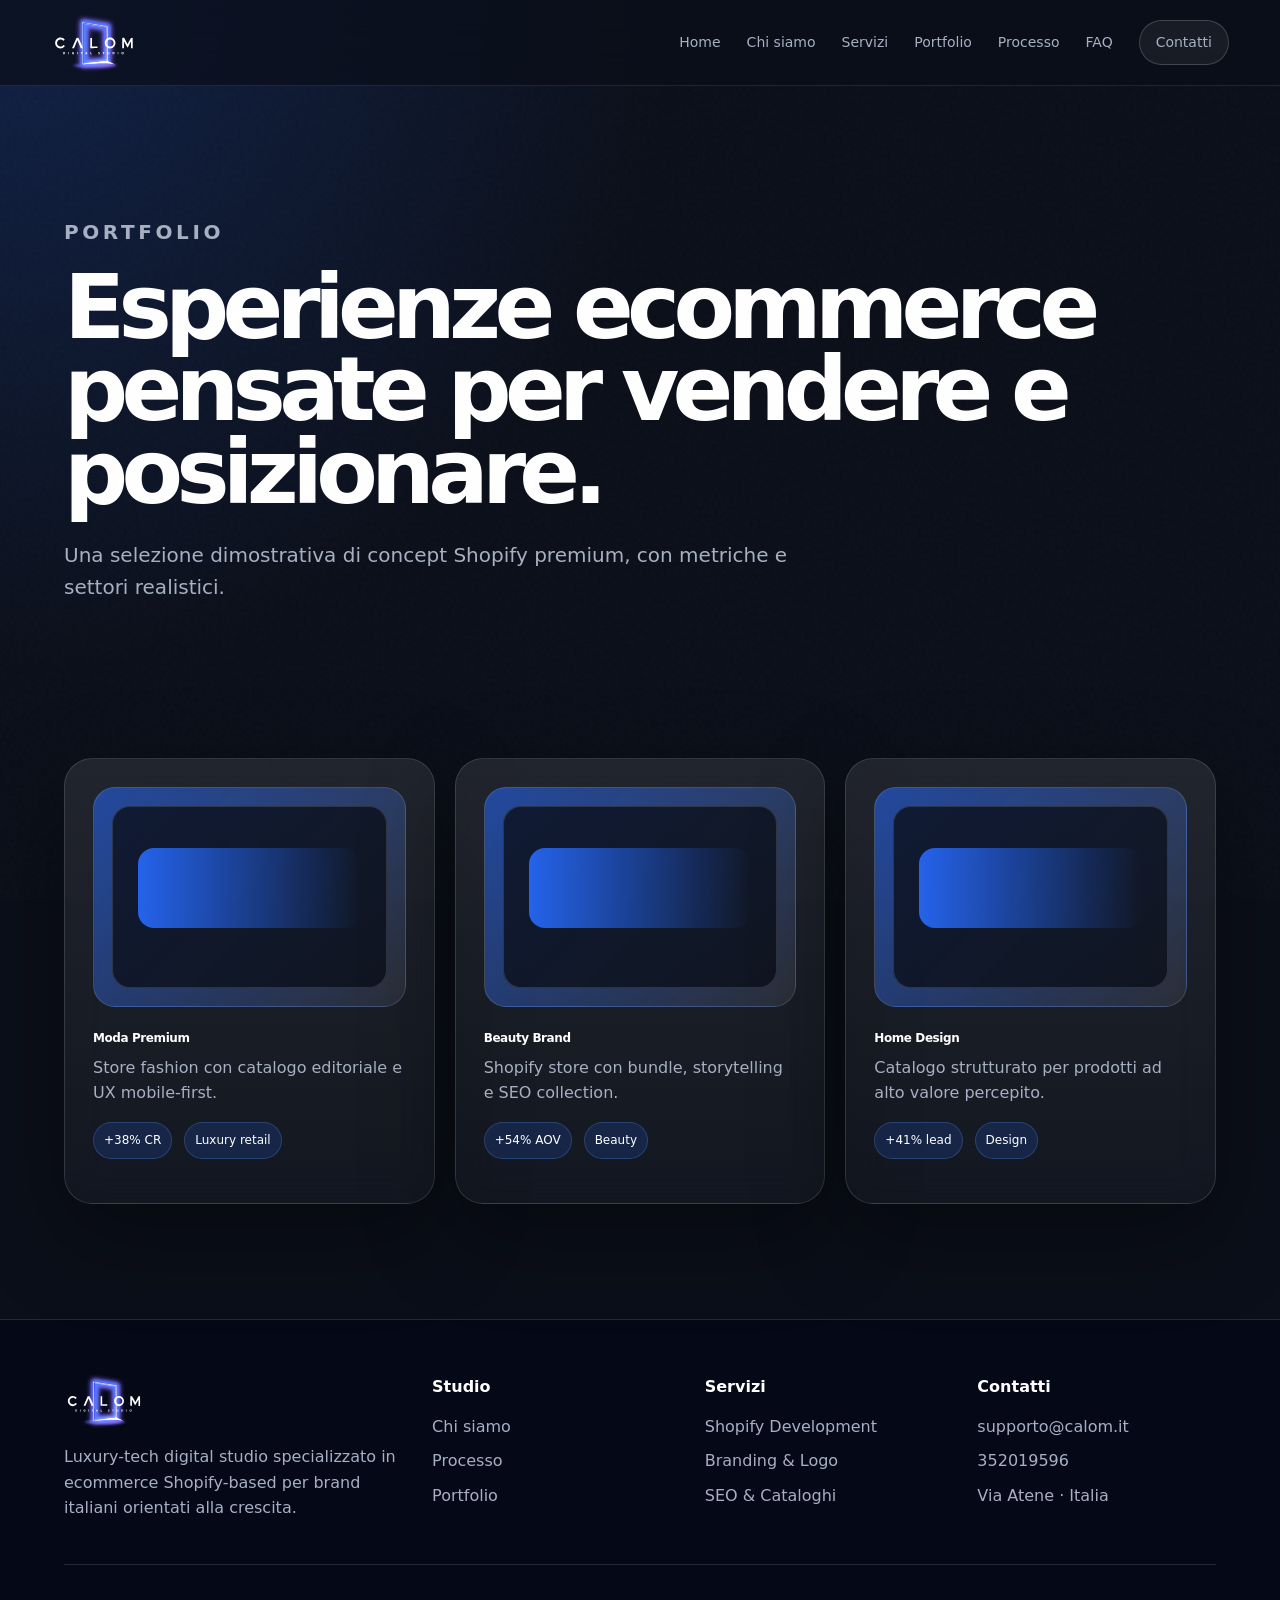
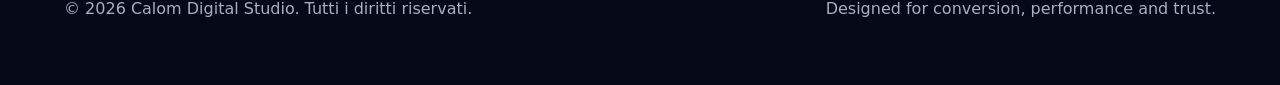
<file: calom-digital-studio-premium-ottimizzato/pages/portfolio.html>
<!DOCTYPE html>
<html lang="it">
<head>
<meta charset="UTF-8">
<meta name="viewport" content="width=device-width, initial-scale=1.0">
<meta name="theme-color" content="#0B0F19">
<link rel="icon" href="../favicon.svg" type="image/svg+xml">
<link rel="stylesheet" href="../style.css">
<script defer src="../script.js"></script>
<title>Portfolio | Calom Digital Studio</title>
<meta name="description" content="Portfolio premium con placeholder realistici per ecommerce Shopify.">
<meta property="og:title" content="Portfolio | Calom Digital Studio">
<meta property="og:description" content="Portfolio premium con placeholder realistici per ecommerce Shopify.">
<meta property="og:type" content="website">
<script type="application/ld+json">
{
  "@context": "https://schema.org",
  "@type": "ProfessionalService",
  "name": "Calom Digital Studio",
  "email": "supporto@calom.it",
  "telephone": "352019596",
  "address": {
    "@type": "PostalAddress",
    "streetAddress": "Via Atene",
    "addressCountry": "IT"
  },
  "areaServed": "Italia",
  "serviceType": [
    "Shopify Development",
    "Branding",
    "SEO",
    "Cataloghi prodotto",
    "UX/UI design"
  ]
}
</script>
</head>
<body>
<div class="noise"></div>
<header class="site-header" data-header>
  <a class="brand" href="../index.html">
    <img src="../assets/calom-logo.svg" alt="Calom Digital Studio" class="brand-logo">
    <span class="brand-text">Calom Digital Studio</span>
  </a>
  <button class="menu-toggle" aria-label="Apri menu" data-menu-toggle>
    <span></span><span></span><span></span>
  </button>
  <nav class="nav-links" data-nav>
    <a href="../index.html">Home</a>
    <a href="../pages/chi-siamo.html">Chi siamo</a>
    <a href="../pages/servizi.html">Servizi</a>
    <a href="../pages/portfolio.html">Portfolio</a>
    <a href="../pages/processo.html">Processo</a>
    <a href="../pages/faq.html">FAQ</a>
    <a class="nav-cta" href="../pages/contatti.html">Contatti</a>
  </nav>
</header>
<main>

<section class="page-hero reveal"><p class="eyebrow">Portfolio</p><h1>Esperienze ecommerce pensate per vendere e posizionare.</h1><p>Una selezione dimostrativa di concept Shopify premium, con metriche e settori realistici.</p></section>
<section class="section-pad"><div class="portfolio-grid">
<article class="portfolio-card reveal"><div class="mockup"></div><h3>Moda Premium</h3><p>Store fashion con catalogo editoriale e UX mobile-first.</p><div class="stats"><span>+38% CR</span><span>Luxury retail</span></div></article>
<article class="portfolio-card reveal"><div class="mockup"></div><h3>Beauty Brand</h3><p>Shopify store con bundle, storytelling e SEO collection.</p><div class="stats"><span>+54% AOV</span><span>Beauty</span></div></article>
<article class="portfolio-card reveal"><div class="mockup"></div><h3>Home Design</h3><p>Catalogo strutturato per prodotti ad alto valore percepito.</p><div class="stats"><span>+41% lead</span><span>Design</span></div></article>
</div></section>

</main>
<footer class="footer">
  <div class="footer-grid">
    <div>
      <img src="../assets/calom-logo.svg" alt="Calom Digital Studio" class="footer-logo">
      <p>Luxury-tech digital studio specializzato in ecommerce Shopify-based per brand italiani orientati alla crescita.</p>
    </div>
    <div>
      <h4>Studio</h4>
      <a href="../pages/chi-siamo.html">Chi siamo</a>
      <a href="../pages/processo.html">Processo</a>
      <a href="../pages/portfolio.html">Portfolio</a>
    </div>
    <div>
      <h4>Servizi</h4>
      <a href="../pages/servizi.html">Shopify Development</a>
      <a href="../pages/servizi.html">Branding & Logo</a>
      <a href="../pages/servizi.html">SEO & Cataloghi</a>
    </div>
    <div>
      <h4>Contatti</h4>
      <a href="mailto:supporto@calom.it">supporto@calom.it</a>
      <a href="tel:+39352019596">352019596</a>
      <span>Via Atene · Italia</span>
    </div>
  </div>
  <div class="footer-bottom">
    <span>© 2026 Calom Digital Studio. Tutti i diritti riservati.</span>
    <span>Designed for conversion, performance and trust.</span>
  </div>
</footer>
</body>
</html>
</file>
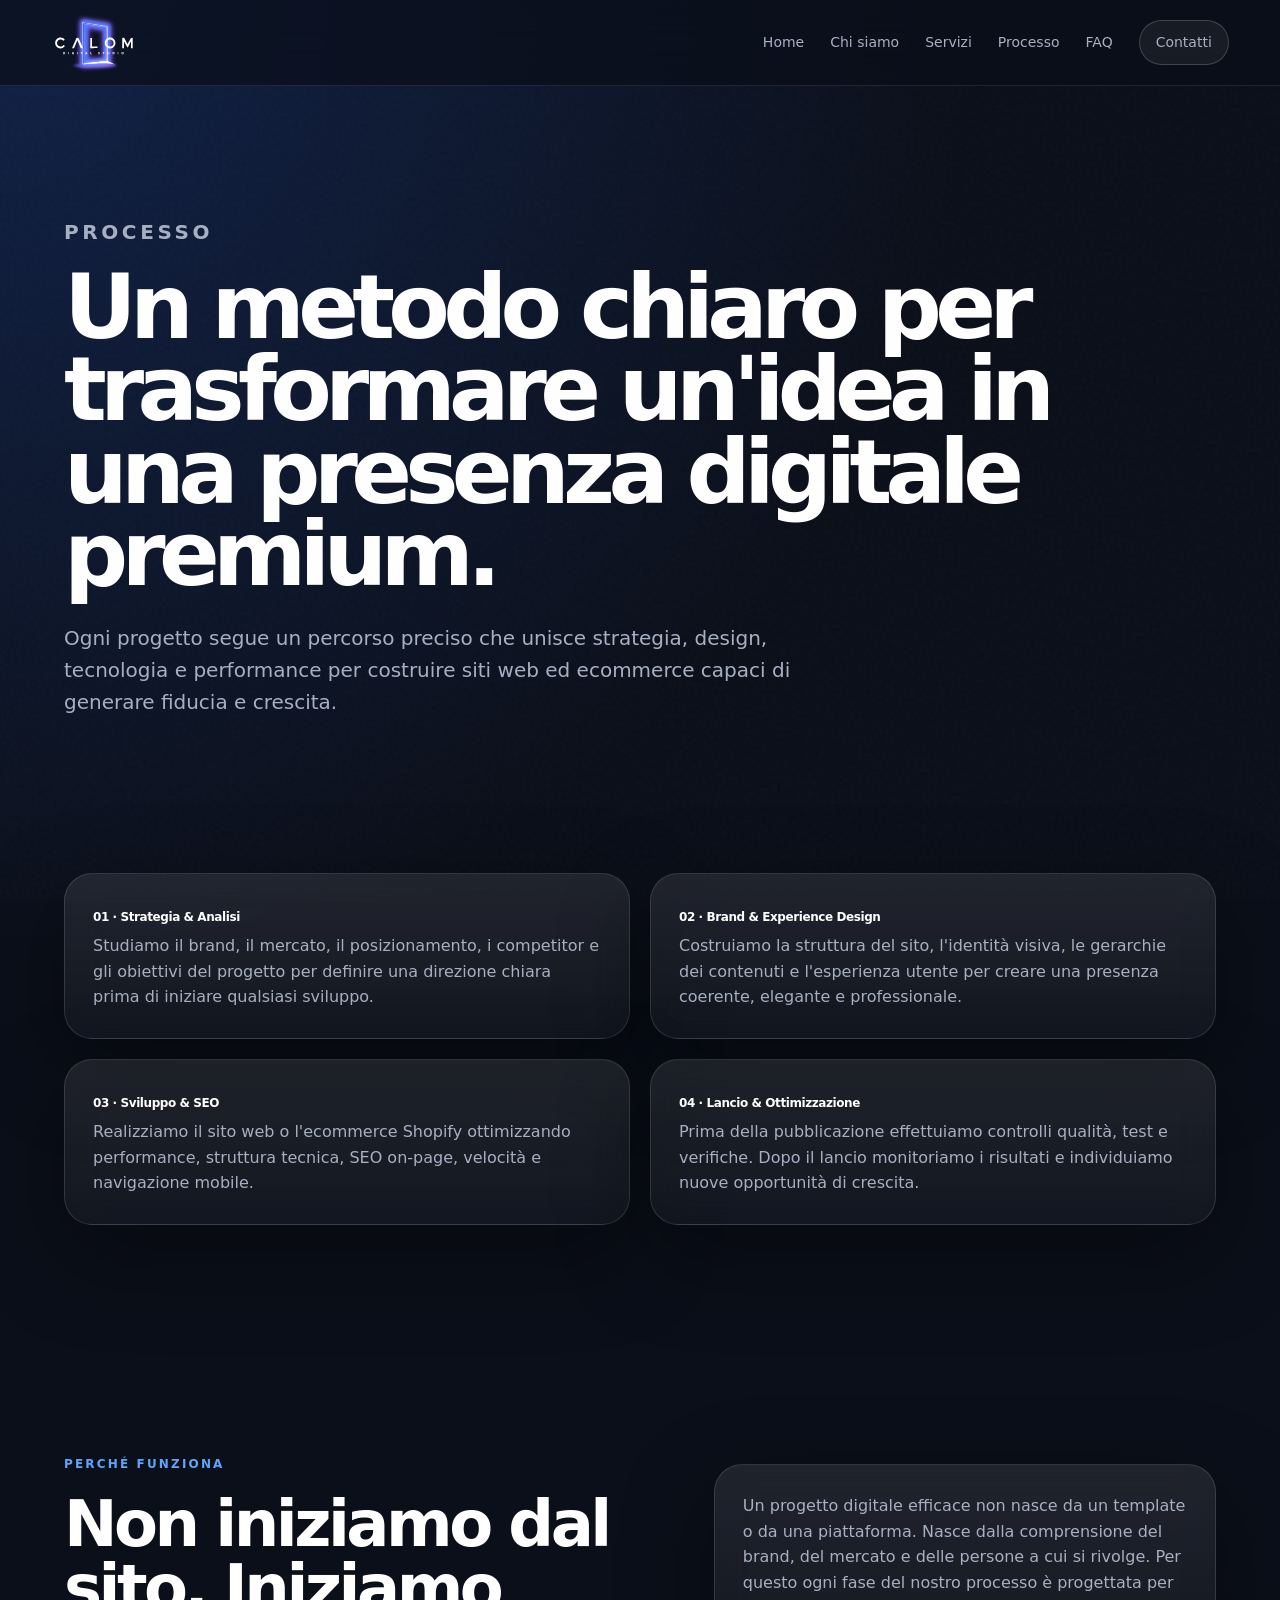
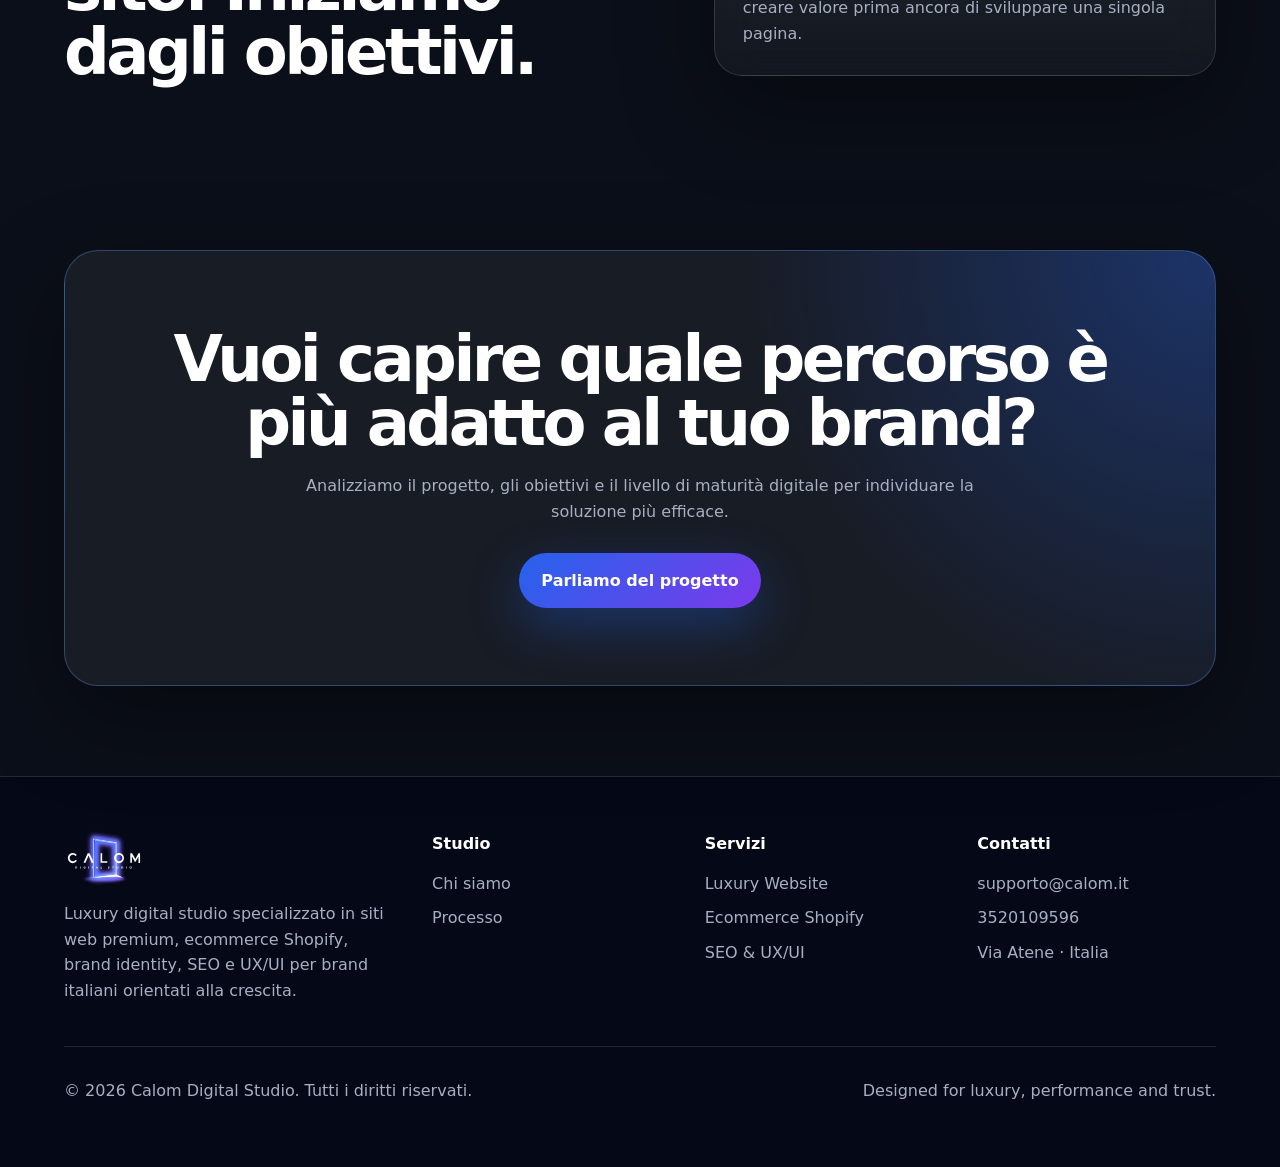
<file: calom-digital-studio-premium-ottimizzato/pages/processo.html>
<!DOCTYPE html>
<html lang="it">
<head>
<meta charset="UTF-8">
<meta name="viewport" content="width=device-width, initial-scale=1.0">
<meta name="theme-color" content="#0B0F19">
<link rel="icon" href="../favicon.svg" type="image/svg+xml">
<link rel="stylesheet" href="../style.css">
<link rel="canonical" href="https://digital.calom.it/pages/processo.html">
<script defer src="../script.js"></script>

<title>Processo | Calom Digital Studio - Luxury Digital Studio</title>
<meta name="description" content="Scopri il metodo di lavoro di Calom Digital Studio: strategia, design, sviluppo, SEO e ottimizzazione per siti web premium ed ecommerce Shopify.">

<meta property="og:title" content="Processo | Calom Digital Studio">
<meta property="og:description" content="Il metodo con cui progettiamo siti web premium, ecommerce Shopify e strategie digitali orientate alla crescita.">
<meta property="og:type" content="website">
<meta property="og:url" content="https://digital.calom.it/pages/processo.html">
<meta property="og:image" content="https://digital.calom.it/assets/calom-logo.svg">

<script type="application/ld+json">
{
  "@context": "https://schema.org",
  "@type": "ProfessionalService",
  "name": "Calom Digital Studio",
  "url": "https://digital.calom.it/pages/processo.html",
  "logo": "https://digital.calom.it/assets/calom-logo.svg",
  "description": "Luxury digital studio specializzato in siti web premium, ecommerce Shopify, brand identity, SEO e UX/UI design.",
  "email": "supporto@calom.it",
  "telephone": "+393520109596",
  "address": {
    "@type": "PostalAddress",
    "streetAddress": "Via Atene",
    "addressCountry": "IT"
  },
  "areaServed": "IT",
  "serviceType": [
    "Luxury Website",
    "Ecommerce Shopify",
    "Brand Identity",
    "SEO",
    "UX/UI Design"
  ]
}
</script>
</head>

<body>
<div class="noise"></div>

<header class="site-header" data-header>
  <a class="brand" href="../index.html">
    <img src="../assets/calom-logo.svg" alt="Calom Digital Studio" class="brand-logo">
    <span class="brand-text">Calom Digital Studio</span>
  </a>

  <button class="menu-toggle" aria-label="Apri menu" data-menu-toggle>
    <span></span><span></span><span></span>
  </button>

  <nav class="nav-links" data-nav>
    <a href="../index.html">Home</a>
    <a href="../pages/chi-siamo.html">Chi siamo</a>
    <a href="../pages/servizi.html">Servizi</a>
    <a href="../pages/processo.html">Processo</a>
    <a href="../pages/faq.html">FAQ</a>
    <a class="nav-cta" href="../pages/contatti.html">Contatti</a>
  </nav>
</header>

<main>

<section class="page-hero reveal">
  <p class="eyebrow">Processo</p>
  <h1>Un metodo chiaro per trasformare un'idea in una presenza digitale premium.</h1>
  <p>Ogni progetto segue un percorso preciso che unisce strategia, design, tecnologia e performance per costruire siti web ed ecommerce capaci di generare fiducia e crescita.</p>
</section>

<section class="section-pad">
  <div class="process-grid">

    <article class="process-step reveal">
      <h3>01 · Strategia & Analisi</h3>
      <p>Studiamo il brand, il mercato, il posizionamento, i competitor e gli obiettivi del progetto per definire una direzione chiara prima di iniziare qualsiasi sviluppo.</p>
    </article>

    <article class="process-step reveal">
      <h3>02 · Brand & Experience Design</h3>
      <p>Costruiamo la struttura del sito, l'identità visiva, le gerarchie dei contenuti e l'esperienza utente per creare una presenza coerente, elegante e professionale.</p>
    </article>

    <article class="process-step reveal">
      <h3>03 · Sviluppo & SEO</h3>
      <p>Realizziamo il sito web o l'ecommerce Shopify ottimizzando performance, struttura tecnica, SEO on-page, velocità e navigazione mobile.</p>
    </article>

    <article class="process-step reveal">
      <h3>04 · Lancio & Ottimizzazione</h3>
      <p>Prima della pubblicazione effettuiamo controlli qualità, test e verifiche. Dopo il lancio monitoriamo i risultati e individuiamo nuove opportunità di crescita.</p>
    </article>

  </div>
</section>

<section class="section-pad split">
  <div class="reveal">
    <p class="eyebrow">Perché funziona</p>
    <h2>Non iniziamo dal sito. Iniziamo dagli obiettivi.</h2>
  </div>

  <div class="glass-card reveal">
    <p>Un progetto digitale efficace non nasce da un template o da una piattaforma. Nasce dalla comprensione del brand, del mercato e delle persone a cui si rivolge. Per questo ogni fase del nostro processo è progettata per creare valore prima ancora di sviluppare una singola pagina.</p>
  </div>
</section>

<section class="cta-panel reveal">
  <h2>Vuoi capire quale percorso è più adatto al tuo brand?</h2>
  <p>Analizziamo il progetto, gli obiettivi e il livello di maturità digitale per individuare la soluzione più efficace.</p>
  <a class="button primary" href="contatti.html">Parliamo del progetto</a>
</section>

</main>

<footer class="footer">
  <div class="footer-grid">
    <div>
      <img src="../assets/calom-logo.svg" alt="Calom Digital Studio" class="footer-logo">
      <p>Luxury digital studio specializzato in siti web premium, ecommerce Shopify, brand identity, SEO e UX/UI per brand italiani orientati alla crescita.</p>
    </div>

    <div>
      <h4>Studio</h4>
      <a href="../pages/chi-siamo.html">Chi siamo</a>
      <a href="../pages/processo.html">Processo</a>
    </div>

    <div>
      <h4>Servizi</h4>
      <a href="../pages/servizi.html">Luxury Website</a>
      <a href="../pages/servizi.html">Ecommerce Shopify</a>
      <a href="../pages/servizi.html">SEO & UX/UI</a>
    </div>

    <div>
      <h4>Contatti</h4>
      <a href="mailto:supporto@calom.it">supporto@calom.it</a>
      <a href="tel:+393520109596">3520109596</a>
      <span>Via Atene · Italia</span>
    </div>
  </div>

  <div class="footer-bottom">
    <span>© 2026 Calom Digital Studio. Tutti i diritti riservati.</span>
    <span>Designed for luxury, performance and trust.</span>
  </div>
</footer>

</body>
</html>
</file>
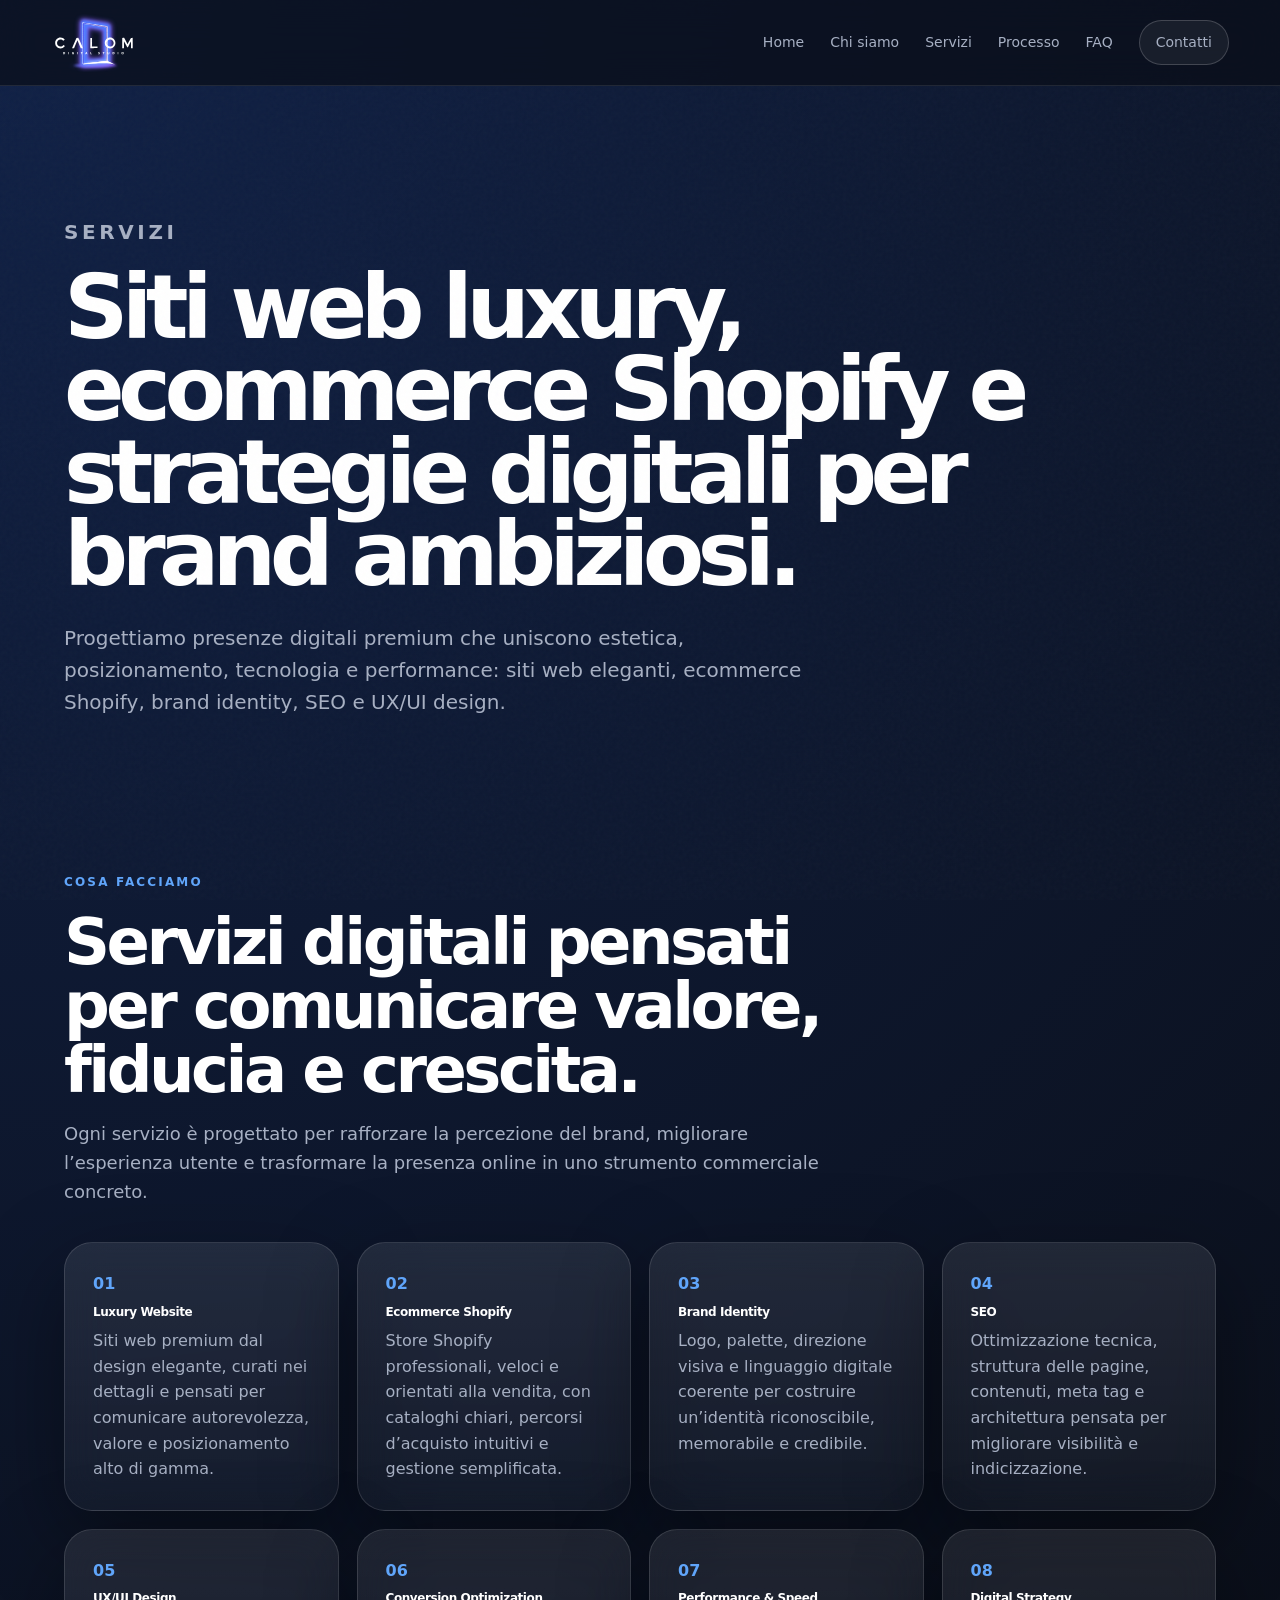
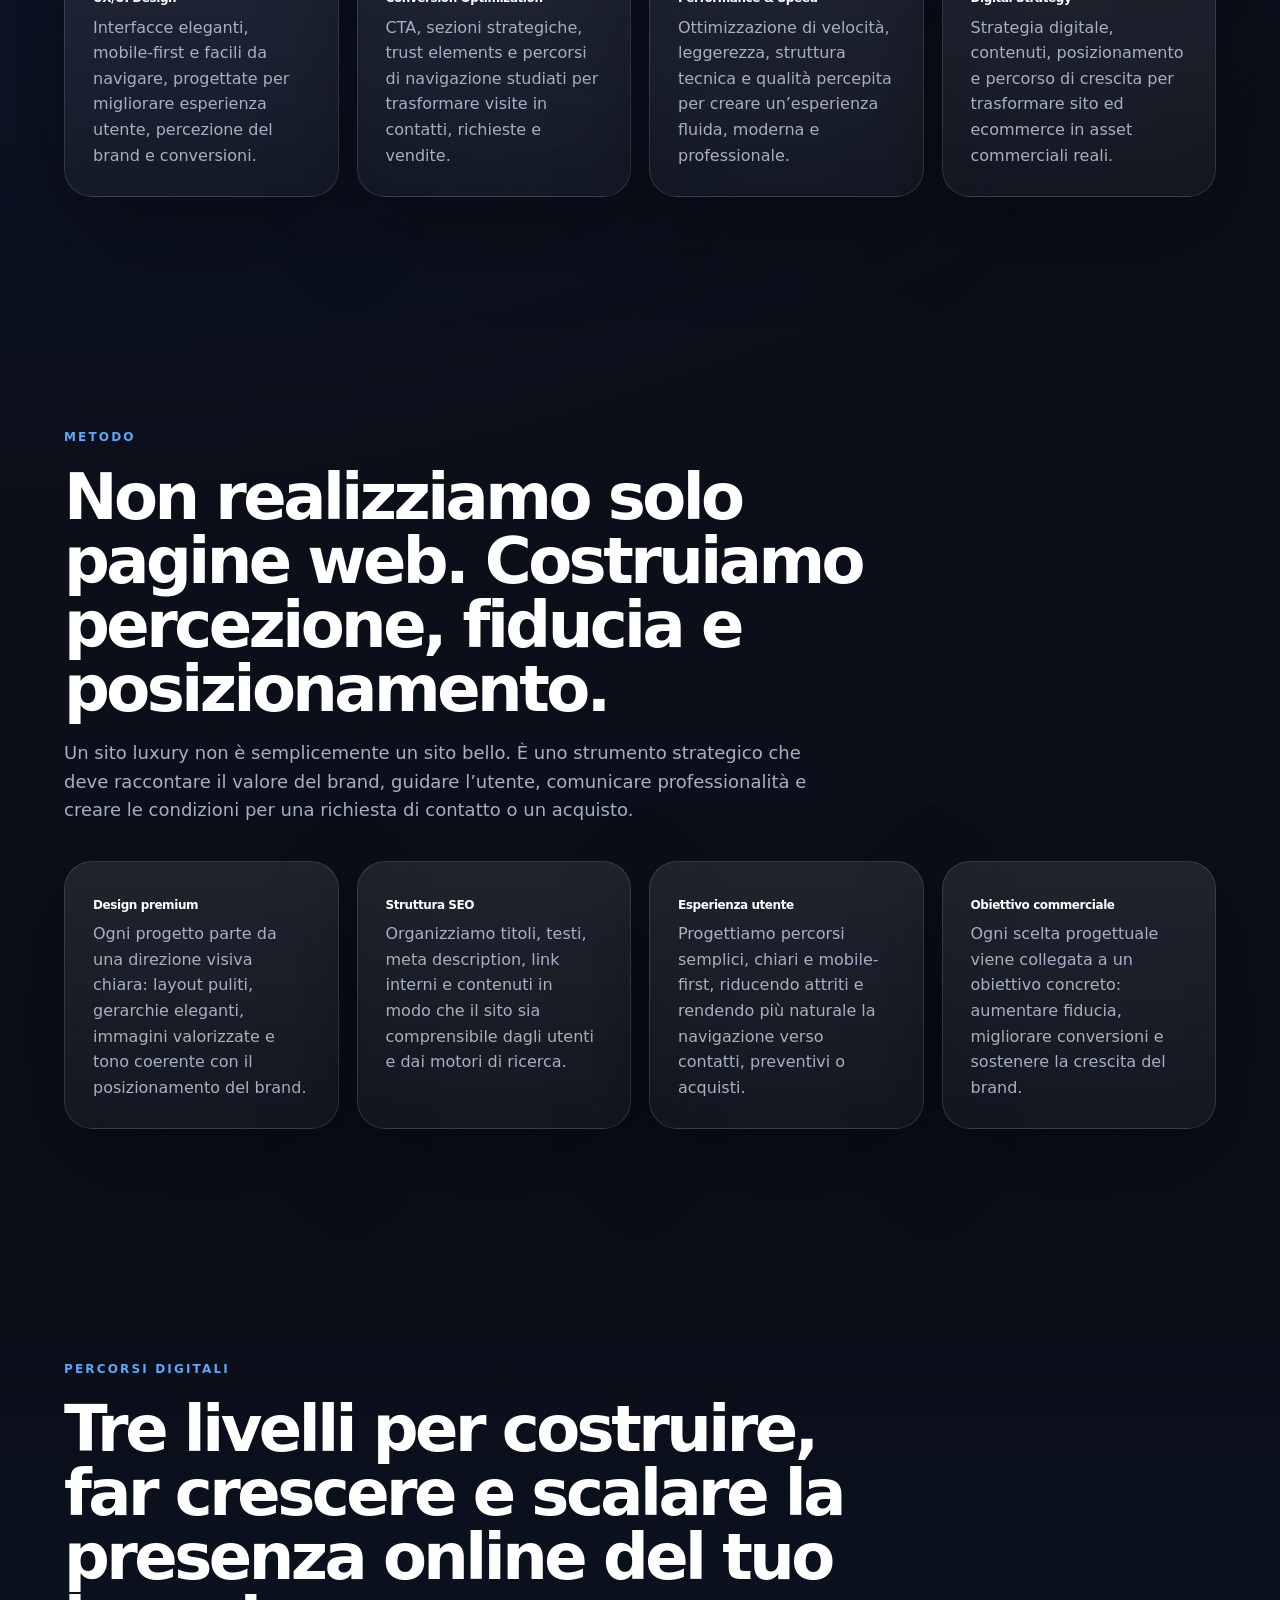
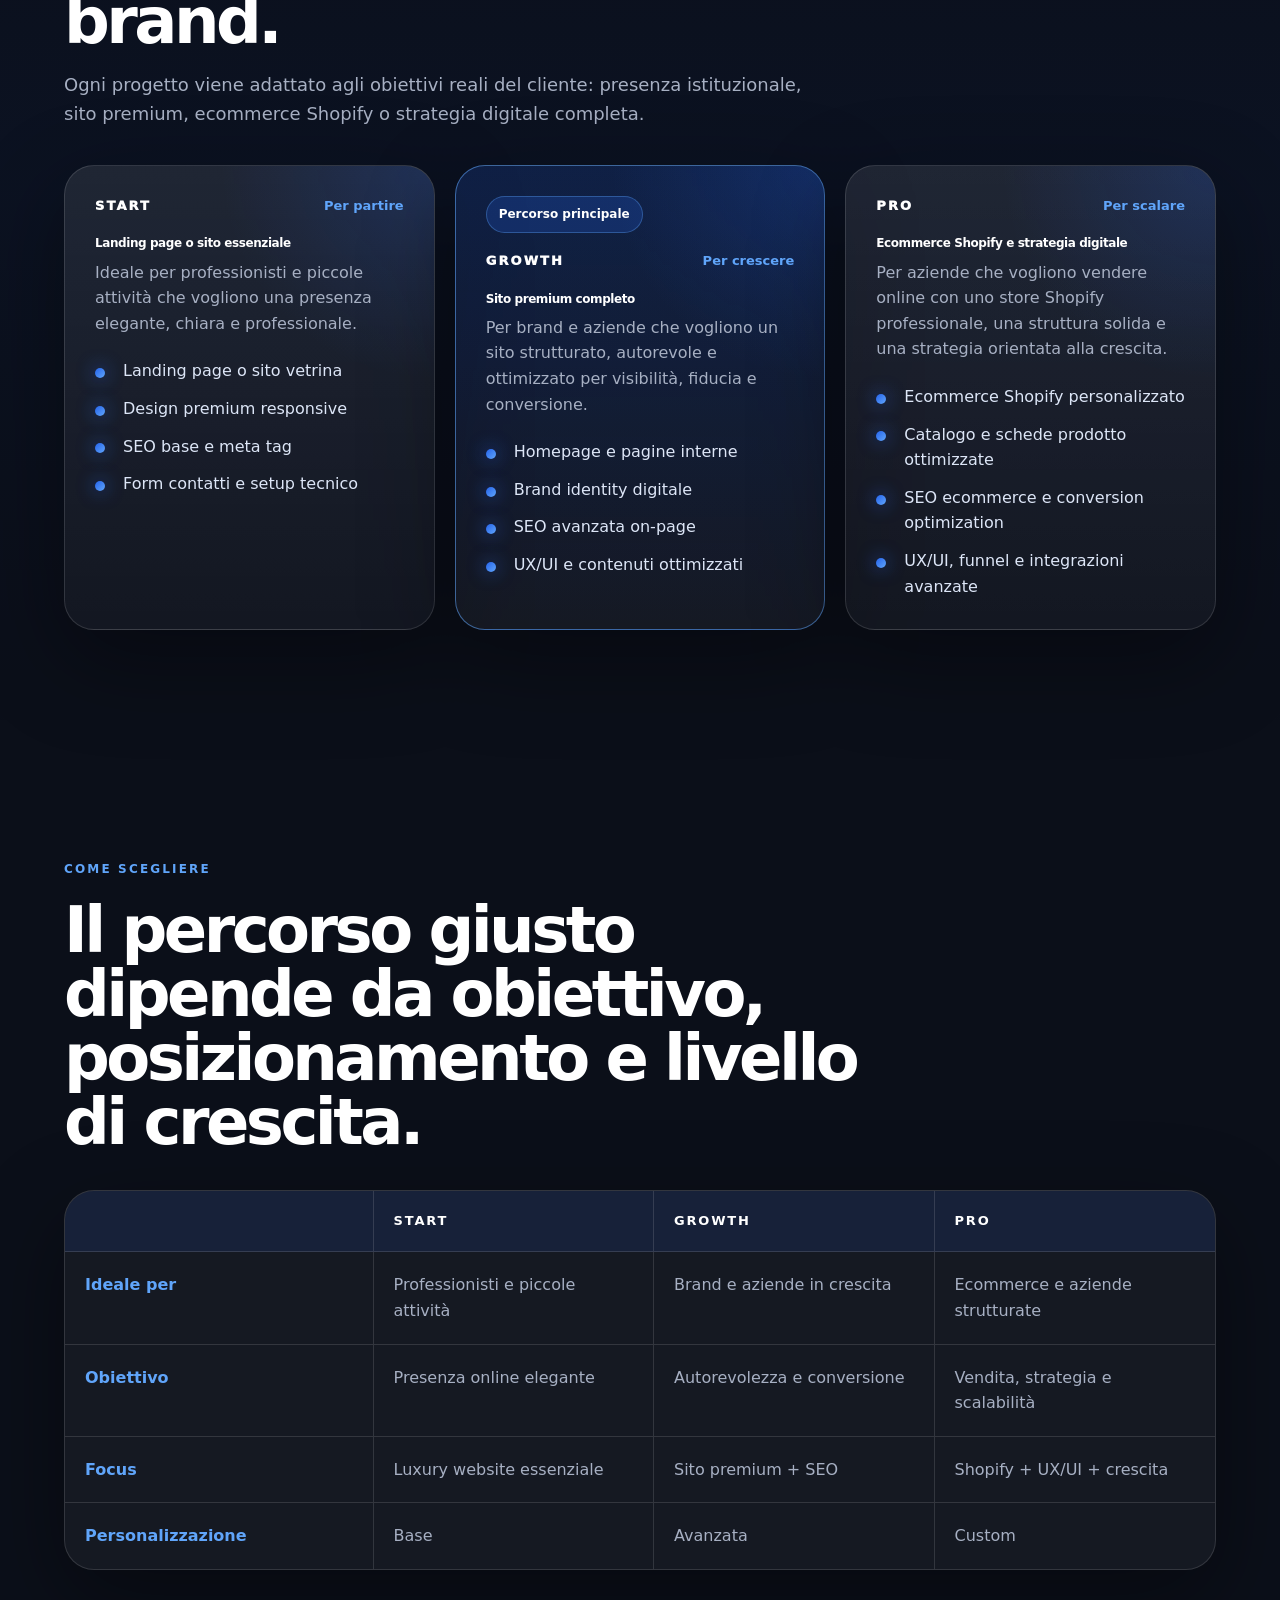
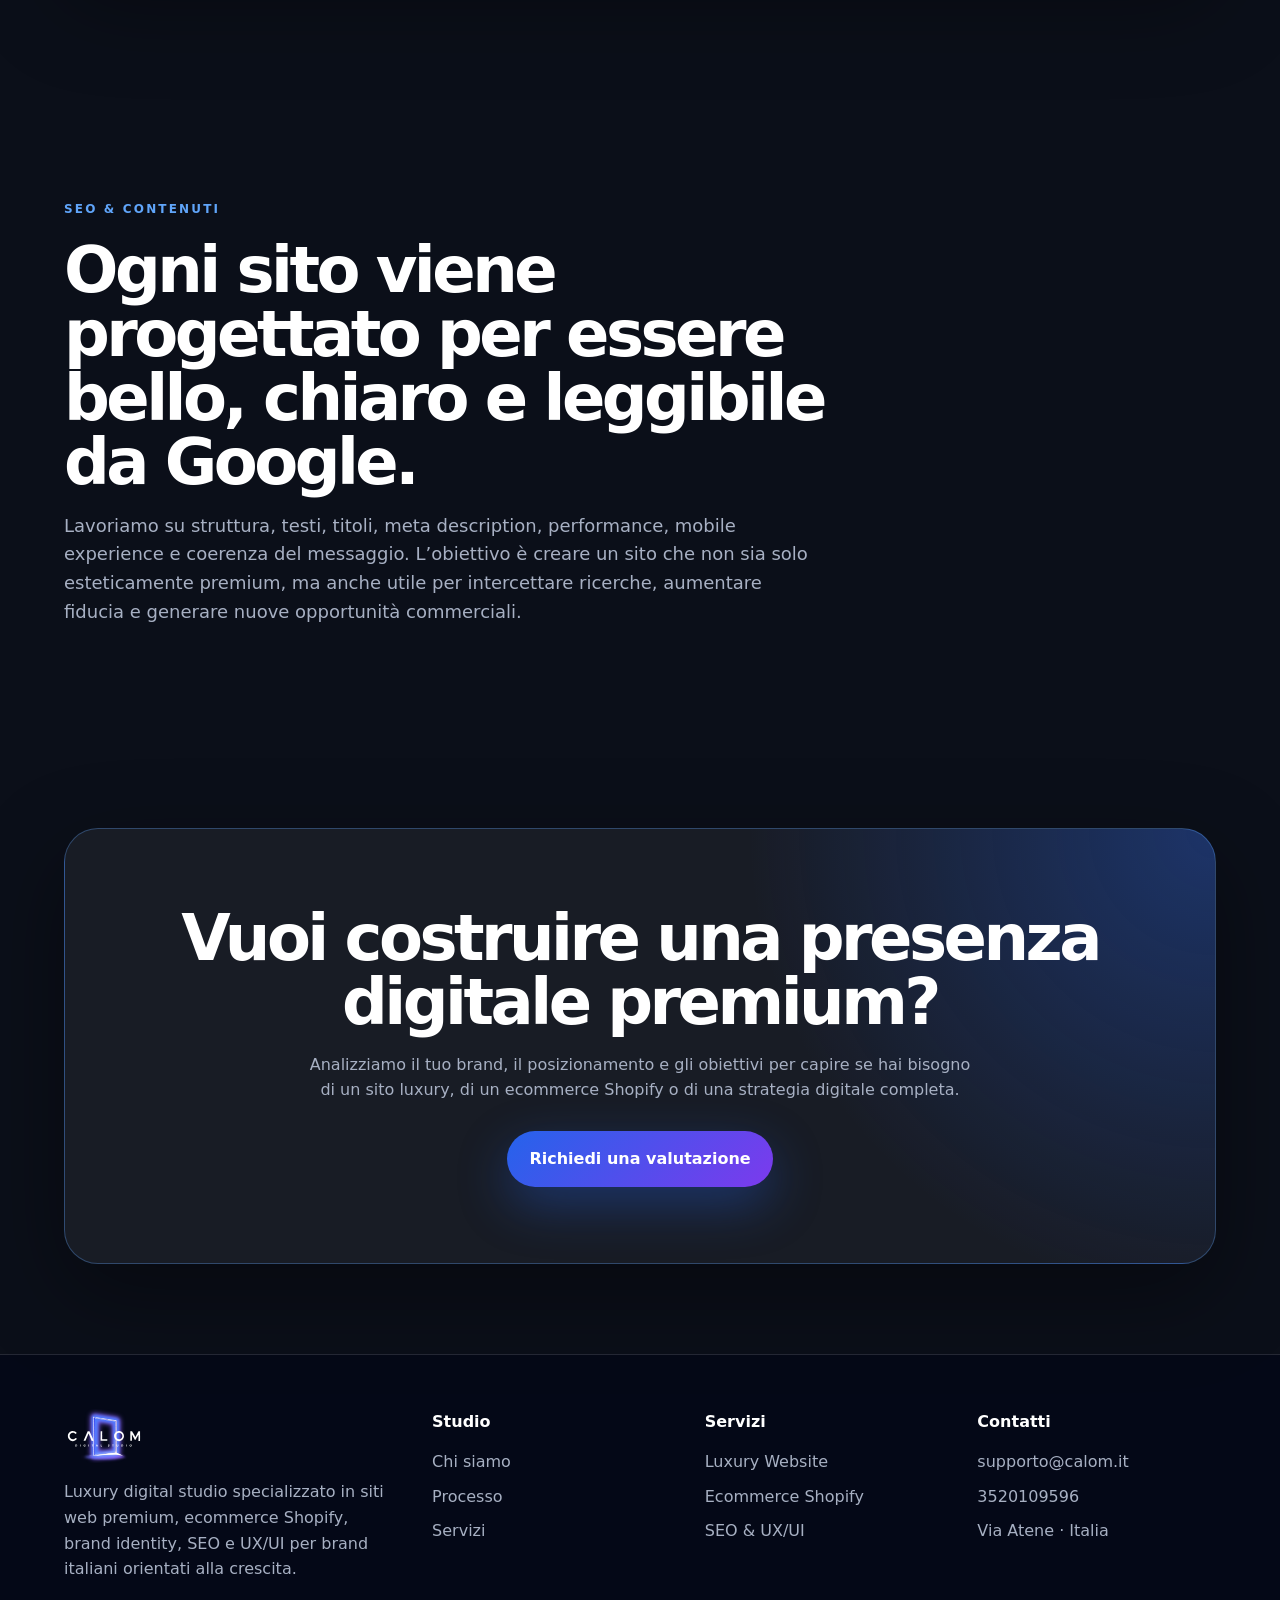
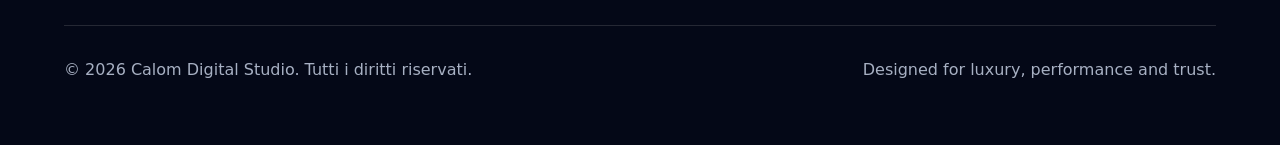
<file: calom-digital-studio-premium-ottimizzato/pages/servizi.html>
<!DOCTYPE html>
<html lang="it">
<head>
<meta charset="UTF-8">
<meta name="viewport" content="width=device-width, initial-scale=1.0">
<meta name="theme-color" content="#0B0F19">
<link rel="icon" href="../favicon.svg" type="image/svg+xml">
<link rel="stylesheet" href="../style.css">
<link rel="canonical" href="https://digital.calom.it/pages/servizi.html">
<script defer src="../script.js"></script>

<title>Servizi | Siti Web Luxury, Shopify, SEO e UX/UI | Calom Digital Studio</title>
<meta name="description" content="Servizi digitali premium: siti web luxury, ecommerce Shopify, brand identity, SEO, UX/UI design e strategia digitale per brand ambiziosi.">

<meta property="og:title" content="Servizi | Calom Digital Studio">
<meta property="og:description" content="Siti web luxury, ecommerce Shopify, brand identity, SEO, UX/UI e strategia digitale per brand che vogliono crescere online.">
<meta property="og:type" content="website">
<meta property="og:url" content="https://digital.calom.it/pages/servizi.html">
<meta property="og:image" content="https://digital.calom.it/assets/calom-logo.svg">

<script type="application/ld+json">
{
  "@context": "https://schema.org",
  "@type": "ProfessionalService",
  "name": "Calom Digital Studio",
  "url": "https://digital.calom.it/pages/servizi.html",
  "logo": "https://digital.calom.it/assets/calom-logo.svg",
  "description": "Calom Digital Studio è un luxury digital studio specializzato in siti web premium, ecommerce Shopify, brand identity, SEO e UX/UI design.",
  "email": "supporto@calom.it",
  "telephone": "+393520109596",
  "address": {
    "@type": "PostalAddress",
    "streetAddress": "Via Atene",
    "addressCountry": "IT"
  },
  "areaServed": "IT",
  "serviceType": [
    "Luxury Website",
    "Siti web premium",
    "Ecommerce Shopify",
    "Brand Identity",
    "SEO",
    "UX/UI Design",
    "Digital Strategy"
  ]
}
</script>
</head>

<body>
<div class="noise"></div>

<header class="site-header" data-header>
  <a class="brand" href="../index.html">
    <img src="../assets/calom-logo.svg" alt="Calom Digital Studio" class="brand-logo">
    <span class="brand-text">Calom Digital Studio</span>
  </a>
  <button class="menu-toggle" aria-label="Apri menu" data-menu-toggle>
    <span></span><span></span><span></span>
  </button>
  <nav class="nav-links" data-nav>
    <a href="../index.html">Home</a>
    <a href="../pages/chi-siamo.html">Chi siamo</a>
    <a href="../pages/servizi.html">Servizi</a>
    <a href="../pages/processo.html">Processo</a>
    <a href="../pages/faq.html">FAQ</a>
    <a class="nav-cta" href="../pages/contatti.html">Contatti</a>
  </nav>
</header>

<main>

<section class="page-hero reveal">
  <p class="eyebrow">Servizi</p>
  <h1>Siti web luxury, ecommerce Shopify e strategie digitali per brand ambiziosi.</h1>
  <p>Progettiamo presenze digitali premium che uniscono estetica, posizionamento, tecnologia e performance: siti web eleganti, ecommerce Shopify, brand identity, SEO e UX/UI design.</p>
</section>

<section class="section-pad">
  <div class="section-head reveal">
    <p class="eyebrow">Cosa facciamo</p>
    <h2>Servizi digitali pensati per comunicare valore, fiducia e crescita.</h2>
    <p class="section-intro">Ogni servizio è progettato per rafforzare la percezione del brand, migliorare l’esperienza utente e trasformare la presenza online in uno strumento commerciale concreto.</p>
  </div>

  <div class="service-grid">
    <article class="glass-card reveal">
      <span>01</span>
      <h3>Luxury Website</h3>
      <p>Siti web premium dal design elegante, curati nei dettagli e pensati per comunicare autorevolezza, valore e posizionamento alto di gamma.</p>
    </article>

    <article class="glass-card reveal">
      <span>02</span>
      <h3>Ecommerce Shopify</h3>
      <p>Store Shopify professionali, veloci e orientati alla vendita, con cataloghi chiari, percorsi d’acquisto intuitivi e gestione semplificata.</p>
    </article>

    <article class="glass-card reveal">
      <span>03</span>
      <h3>Brand Identity</h3>
      <p>Logo, palette, direzione visiva e linguaggio digitale coerente per costruire un’identità riconoscibile, memorabile e credibile.</p>
    </article>

    <article class="glass-card reveal">
      <span>04</span>
      <h3>SEO</h3>
      <p>Ottimizzazione tecnica, struttura delle pagine, contenuti, meta tag e architettura pensata per migliorare visibilità e indicizzazione.</p>
    </article>

    <article class="glass-card reveal">
      <span>05</span>
      <h3>UX/UI Design</h3>
      <p>Interfacce eleganti, mobile-first e facili da navigare, progettate per migliorare esperienza utente, percezione del brand e conversioni.</p>
    </article>

    <article class="glass-card reveal">
      <span>06</span>
      <h3>Conversion Optimization</h3>
      <p>CTA, sezioni strategiche, trust elements e percorsi di navigazione studiati per trasformare visite in contatti, richieste e vendite.</p>
    </article>

    <article class="glass-card reveal">
      <span>07</span>
      <h3>Performance & Speed</h3>
      <p>Ottimizzazione di velocità, leggerezza, struttura tecnica e qualità percepita per creare un’esperienza fluida, moderna e professionale.</p>
    </article>

    <article class="glass-card reveal">
      <span>08</span>
      <h3>Digital Strategy</h3>
      <p>Strategia digitale, contenuti, posizionamento e percorso di crescita per trasformare sito ed ecommerce in asset commerciali reali.</p>
    </article>
  </div>
</section>

<section class="section-pad">
  <div class="section-head reveal">
    <p class="eyebrow">Metodo</p>
    <h2>Non realizziamo solo pagine web. Costruiamo percezione, fiducia e posizionamento.</h2>
    <p class="section-intro">Un sito luxury non è semplicemente un sito bello. È uno strumento strategico che deve raccontare il valore del brand, guidare l’utente, comunicare professionalità e creare le condizioni per una richiesta di contatto o un acquisto.</p>
  </div>

  <div class="service-grid">
    <article class="glass-card reveal">
      <h3>Design premium</h3>
      <p>Ogni progetto parte da una direzione visiva chiara: layout puliti, gerarchie eleganti, immagini valorizzate e tono coerente con il posizionamento del brand.</p>
    </article>

    <article class="glass-card reveal">
      <h3>Struttura SEO</h3>
      <p>Organizziamo titoli, testi, meta description, link interni e contenuti in modo che il sito sia comprensibile dagli utenti e dai motori di ricerca.</p>
    </article>

    <article class="glass-card reveal">
      <h3>Esperienza utente</h3>
      <p>Progettiamo percorsi semplici, chiari e mobile-first, riducendo attriti e rendendo più naturale la navigazione verso contatti, preventivi o acquisti.</p>
    </article>

    <article class="glass-card reveal">
      <h3>Obiettivo commerciale</h3>
      <p>Ogni scelta progettuale viene collegata a un obiettivo concreto: aumentare fiducia, migliorare conversioni e sostenere la crescita del brand.</p>
    </article>
  </div>
</section>

<section class="section-pad paths-section">
  <div class="section-head reveal">
    <p class="eyebrow">Percorsi digitali</p>
    <h2>Tre livelli per costruire, far crescere e scalare la presenza online del tuo brand.</h2>
    <p class="section-intro">Ogni progetto viene adattato agli obiettivi reali del cliente: presenza istituzionale, sito premium, ecommerce Shopify o strategia digitale completa.</p>
  </div>

  <div class="paths-grid">
    <article class="path-card reveal">
      <div class="path-top">
        <span class="path-label">START</span>
        <p>Per partire</p>
      </div>
      <h3>Landing page o sito essenziale</h3>
      <p class="path-description">Ideale per professionisti e piccole attività che vogliono una presenza elegante, chiara e professionale.</p>
      <ul>
        <li>Landing page o sito vetrina</li>
        <li>Design premium responsive</li>
        <li>SEO base e meta tag</li>
        <li>Form contatti e setup tecnico</li>
      </ul>
    </article>

    <article class="path-card featured reveal">
      <div class="path-badge">Percorso principale</div>
      <div class="path-top">
        <span class="path-label">GROWTH</span>
        <p>Per crescere</p>
      </div>
      <h3>Sito premium completo</h3>
      <p class="path-description">Per brand e aziende che vogliono un sito strutturato, autorevole e ottimizzato per visibilità, fiducia e conversione.</p>
      <ul>
        <li>Homepage e pagine interne</li>
        <li>Brand identity digitale</li>
        <li>SEO avanzata on-page</li>
        <li>UX/UI e contenuti ottimizzati</li>
      </ul>
    </article>

    <article class="path-card reveal">
      <div class="path-top">
        <span class="path-label">PRO</span>
        <p>Per scalare</p>
      </div>
      <h3>Ecommerce Shopify e strategia digitale</h3>
      <p class="path-description">Per aziende che vogliono vendere online con uno store Shopify professionale, una struttura solida e una strategia orientata alla crescita.</p>
      <ul>
        <li>Ecommerce Shopify personalizzato</li>
        <li>Catalogo e schede prodotto ottimizzate</li>
        <li>SEO ecommerce e conversion optimization</li>
        <li>UX/UI, funnel e integrazioni avanzate</li>
      </ul>
    </article>
  </div>
</section>

<section class="section-pad comparison-section">
  <div class="section-head reveal">
    <p class="eyebrow">Come scegliere</p>
    <h2>Il percorso giusto dipende da obiettivo, posizionamento e livello di crescita.</h2>
  </div>

  <div class="comparison-table reveal">
    <div class="comparison-row header">
      <span></span>
      <strong>START</strong>
      <strong>GROWTH</strong>
      <strong>PRO</strong>
    </div>
    <div class="comparison-row">
      <span>Ideale per</span>
      <p>Professionisti e piccole attività</p>
      <p>Brand e aziende in crescita</p>
      <p>Ecommerce e aziende strutturate</p>
    </div>
    <div class="comparison-row">
      <span>Obiettivo</span>
      <p>Presenza online elegante</p>
      <p>Autorevolezza e conversione</p>
      <p>Vendita, strategia e scalabilità</p>
    </div>
    <div class="comparison-row">
      <span>Focus</span>
      <p>Luxury website essenziale</p>
      <p>Sito premium + SEO</p>
      <p>Shopify + UX/UI + crescita</p>
    </div>
    <div class="comparison-row">
      <span>Personalizzazione</span>
      <p>Base</p>
      <p>Avanzata</p>
      <p>Custom</p>
    </div>
  </div>
</section>

<section class="section-pad">
  <div class="section-head reveal">
    <p class="eyebrow">SEO & contenuti</p>
    <h2>Ogni sito viene progettato per essere bello, chiaro e leggibile da Google.</h2>
    <p class="section-intro">Lavoriamo su struttura, testi, titoli, meta description, performance, mobile experience e coerenza del messaggio. L’obiettivo è creare un sito che non sia solo esteticamente premium, ma anche utile per intercettare ricerche, aumentare fiducia e generare nuove opportunità commerciali.</p>
  </div>
</section>

<section class="cta-panel reveal">
  <h2>Vuoi costruire una presenza digitale premium?</h2>
  <p>Analizziamo il tuo brand, il posizionamento e gli obiettivi per capire se hai bisogno di un sito luxury, di un ecommerce Shopify o di una strategia digitale completa.</p>
  <a class="button primary" href="contatti.html">Richiedi una valutazione</a>
</section>

</main>

<footer class="footer">
  <div class="footer-grid">
    <div>
      <img src="../assets/calom-logo.svg" alt="Calom Digital Studio" class="footer-logo">
      <p>Luxury digital studio specializzato in siti web premium, ecommerce Shopify, brand identity, SEO e UX/UI per brand italiani orientati alla crescita.</p>
    </div>
    <div>
      <h4>Studio</h4>
      <a href="../pages/chi-siamo.html">Chi siamo</a>
      <a href="../pages/processo.html">Processo</a>
      <a href="../pages/servizi.html">Servizi</a>
    </div>
    <div>
      <h4>Servizi</h4>
      <a href="../pages/servizi.html">Luxury Website</a>
      <a href="../pages/servizi.html">Ecommerce Shopify</a>
      <a href="../pages/servizi.html">SEO & UX/UI</a>
    </div>
    <div>
      <h4>Contatti</h4>
      <a href="mailto:supporto@calom.it">supporto@calom.it</a>
      <a href="tel:+393520109596">3520109596</a>
      <span>Via Atene · Italia</span>
    </div>
  </div>
  <div class="footer-bottom">
    <span>© 2026 Calom Digital Studio. Tutti i diritti riservati.</span>
    <span>Designed for luxury, performance and trust.</span>
  </div>
</footer>

</body>
</html>
</file>
<file: calom-digital-studio-premium-ottimizzato/style.css>
:root{
  --bg:#0B0F19;
  --panel:#111827;
  --panel-2:#151e31;
  --blue:#2563EB;
  --blue-soft:#60a5fa;
  --text:#FFFFFF;
  --muted:#A7B0C3;
  --line:rgba(229,231,235,.14);
  --glass:rgba(255,255,255,.065);
  --shadow:0 30px 90px rgba(0,0,0,.38);
}

*{
  box-sizing:border-box;
  margin:0;
  padding:0;
}

html{
  scroll-behavior:smooth;
}

body{
  font-family:Inter, ui-sans-serif, system-ui, -apple-system, BlinkMacSystemFont, "Segoe UI", Arial, sans-serif;
  background:radial-gradient(circle at top left, rgba(37,99,235,.22), transparent 32%), var(--bg);
  color:var(--text);
  line-height:1.6;
  overflow-x:hidden;
}

.noise{
  position:fixed;
  inset:0;
  pointer-events:none;
  opacity:.035;
  z-index:0;
  background-image:url("data:image/svg+xml,%3Csvg viewBox='0 0 256 256' xmlns='http://www.w3.org/2000/svg'%3E%3Cfilter id='n'%3E%3CfeTurbulence type='fractalNoise' baseFrequency='.9' numOctaves='4' stitchTiles='stitch'/%3E%3C/filter%3E%3Crect width='100%25' height='100%25' filter='url(%23n)' opacity='.7'/%3E%3C/svg%3E");
}

a{
  color:inherit;
  text-decoration:none;
}

/* HEADER */
.site-header{
  position:sticky;
  top:0;
  z-index:50;
  display:flex;
  align-items:center;
  justify-content:space-between;
  padding:12px clamp(20px,4vw,64px);
  min-height:86px;
  backdrop-filter:blur(18px);
  -webkit-backdrop-filter:blur(18px);
  background:rgba(11,15,25,.58);
  border-bottom:1px solid rgba(229,231,235,.10);
}

.brand{
  display:flex;
  align-items:center;
  gap:12px;
  font-weight:800;
  letter-spacing:-.03em;
  min-width:0;
}

.brand-logo{
  display:block;
  height:58px;
  width:auto;
  max-width:280px;
  object-fit:contain;
  filter:none;
}

.brand-logo svg,
.footer-logo svg{
  display:block;
  width:auto;
  height:100%;
}

.brand-text{
  display:none;
}

.nav-links{
  display:flex;
  align-items:center;
  gap:26px;
  color:var(--muted);
  font-size:14px;
}

.nav-links a:hover{
  color:#fff;
}

.nav-cta{
  padding:10px 16px;
  border:1px solid rgba(255,255,255,.18);
  border-radius:999px;
  background:rgba(255,255,255,.06);
}

.menu-toggle{
  display:none;
  background:none;
  border:0;
  gap:5px;
  flex-direction:column;
  cursor:pointer;
}

.menu-toggle span{
  width:25px;
  height:2px;
  background:#fff;
  display:block;
}

/* SECTIONS */
.section-pad{
  padding:clamp(76px,9vw,145px) clamp(20px,5vw,72px);
  position:relative;
  z-index:1;
}

/* HERO */
.hero{
  position:relative;
  min-height:auto;
  display:flex;
  justify-content:flex-start;
  align-items:center;
  text-align:center;
  overflow:hidden;
  padding-top:15px;
  padding-bottom:70px;
}

.hero-content{
  max-width:1080px;
  position:relative;
  z-index:2;
  margin:0 auto;
}

.hero-logo{
  display:block;
  width:320px;
  max-width:82%;
  height:auto;
  margin:0 auto 25px;
}

.eyebrow{
  color:var(--blue-soft);
  text-transform:uppercase;
  letter-spacing:.18em;
  font-size:12px;
  font-weight:800;
  margin-bottom:18px;
}

h1{
  font-size:clamp(40px,7vw,90px);
  line-height:.92;
  letter-spacing:-.075em;
  margin-bottom:26px;
}

h2{
  font-size:clamp(34px,5vw,68px);
  line-height:1;
  letter-spacing:-.055em;
}

h3{
  font-size:12px;
  letter-spacing:-.035em;
  margin:6px 0;
}

.hero-text{
  font-size:clamp(18px,2vw,24px);
  max-width:760px;
  margin:0 auto 34px;
  color:var(--muted);
}

.hero-actions{
  display:flex;
  justify-content:center;
  gap:14px;
  flex-wrap:wrap;
}

.button{
  display:inline-flex;
  align-items:center;
  justify-content:center;
  padding:15px 22px;
  border-radius:999px;
  font-weight:800;
  transition:.25s ease;
}

.primary{
  background:linear-gradient(135deg,var(--blue),#7c3aed);
  box-shadow:0 18px 50px rgba(37,99,235,.35);
}

.secondary{
  background:rgba(255,255,255,.07);
  border:1px solid var(--line);
}

.button:hover{
  transform:translateY(-2px);
  filter:brightness(1.08);
}

.metrics{
  margin-top:46px;
  display:grid;
  grid-template-columns:repeat(3,1fr);
  gap:14px;
}

.metrics div{
  padding:18px;
  border:1px solid var(--line);
  background:var(--glass);
  border-radius:22px;
  backdrop-filter:blur(16px);
}

.metrics strong{
  display:block;
  font-size:22px;
}

.metrics span{
  color:var(--muted);
  font-size:13px;
}

.orb{
  position:absolute;
  border-radius:999px;
  filter:blur(60px);
  opacity:.6;
  z-index:0;
  pointer-events:none;
}

.orb-one{
  width:420px;
  height:420px;
  background:#2563eb;
  top:12%;
  left:-120px;
}

.orb-two{
  width:360px;
  height:360px;
  background:#7c3aed;
  bottom:5%;
  right:-100px;
}

/* CARDS */
.section-head{
  max-width:850px;
  margin-bottom:36px;
}

.service-grid{
  display:grid;
  grid-template-columns:repeat(4,1fr);
  gap:18px;
}

.glass-card,
.portfolio-card,
.faq-item,
.contact-card,
.process-step{
  background:linear-gradient(180deg,rgba(255,255,255,.09),rgba(255,255,255,.035));
  border:1px solid var(--line);
  border-radius:28px;
  padding:28px;
  box-shadow:var(--shadow);
  backdrop-filter:blur(20px);
  transition:.28s ease;
}

.glass-card:hover,
.portfolio-card:hover,
.process-step:hover{
  transform:translateY(-8px);
  border-color:rgba(96,165,250,.45);
}

.glass-card span{
  color:var(--blue-soft);
  font-weight:900;
}

.glass-card p,
.portfolio-card p,
.faq-item p,
.contact-card p,
.process-step p{
  color:var(--muted);
}

/* SPLIT */
.split{
  display:grid;
  grid-template-columns:1.1fr .9fr;
  gap:36px;
  align-items:center;
}

.process-mini{
  display:grid;
  gap:14px;
}

.process-mini div{
  display:flex;
  justify-content:space-between;
  gap:20px;
  padding:22px;
  border-bottom:1px solid var(--line);
  background:rgba(255,255,255,.04);
  border-radius:18px;
}

.process-mini b{
  color:var(--blue-soft);
}

/* CTA */
.cta-panel{
  margin:50px clamp(20px,5vw,72px) 90px;
  padding:clamp(40px,6vw,86px);
  border:1px solid rgba(96,165,250,.32);
  border-radius:34px;
  background:radial-gradient(circle at top right,rgba(37,99,235,.34),transparent 38%),rgba(255,255,255,.055);
  text-align:center;
  box-shadow:var(--shadow);
}

.cta-panel p{
  max-width:680px;
  margin:18px auto 28px;
  color:var(--muted);
}

/* PAGES */
.page-hero{
  padding:110px clamp(20px,5vw,72px) 40px;
  max-width:1180px;
}

.page-hero p{
  max-width:760px;
  color:var(--muted);
  font-size:20px;
  margin-top:20px;
}

.portfolio-grid{
  display:grid;
  grid-template-columns:repeat(3,1fr);
  gap:20px;
}

.mockup{
  height:220px;
  border-radius:22px;
  background:linear-gradient(135deg,rgba(37,99,235,.6),rgba(255,255,255,.08));
  border:1px solid var(--line);
  position:relative;
  overflow:hidden;
  margin-bottom:22px;
}

.mockup:before{
  content:"";
  position:absolute;
  inset:18px;
  border-radius:18px;
  background:rgba(11,15,25,.78);
  box-shadow:inset 0 0 0 1px var(--line);
}

.mockup:after{
  content:"";
  position:absolute;
  left:44px;
  right:44px;
  top:60px;
  height:80px;
  border-radius:16px;
  background:linear-gradient(90deg,#2563EB,transparent);
}

.stats{
  display:flex;
  gap:12px;
  margin:16px 0;
  color:#fff;
}

.stats span{
  padding:8px 10px;
  border-radius:999px;
  background:rgba(37,99,235,.18);
  border:1px solid rgba(96,165,250,.24);
  font-size:12px;
}

.process-grid,
.faq-grid,
.contact-grid{
  display:grid;
  grid-template-columns:repeat(2,1fr);
  gap:20px;
}

/* FORM */
.contact-form{
  display:grid;
  gap:14px;
}

input,
textarea,
select{
  width:100%;
  padding:16px 18px;
  border-radius:16px;
  background:rgba(255,255,255,.06);
  border:1px solid var(--line);
  color:#fff;
  outline:none;
}

input:focus,
textarea:focus,
select:focus{
  border-color:var(--blue-soft);
  box-shadow:0 0 0 4px rgba(37,99,235,.18);
}

textarea{
  min-height:140px;
  resize:vertical;
}

.form-note{
  font-size:13px;
  color:var(--muted);
}

/* FOOTER */
.footer{
  position:relative;
  z-index:1;
  border-top:1px solid var(--line);
  padding:54px clamp(20px,5vw,72px);
  background:rgba(2,6,23,.68);
}

.footer-grid{
  display:grid;
  grid-template-columns:1.4fr repeat(3,1fr);
  gap:34px;
}

.footer-logo{
  display:block;
  height:54px;
  width:auto;
  max-width:280px;
  object-fit:contain;
  filter:none;
  margin-bottom:16px;
}

.footer p,
.footer span,
.footer a{
  display:block;
  color:var(--muted);
  margin:9px 0;
}

.footer h4{
  margin-bottom:14px;
}

.footer-bottom{
  margin-top:34px;
  padding-top:22px;
  border-top:1px solid var(--line);
  display:flex;
  justify-content:space-between;
  gap:20px;
}

/* ANIMATIONS */
.reveal{
  opacity:0;
  transform:translateY(24px);
  transition:opacity .7s ease, transform .7s ease;
}

.reveal.visible{
  opacity:1;
  transform:none;
}

/* PATHS */
.section-intro{
  max-width:760px;
  color:var(--muted);
  font-size:18px;
  margin-top:18px;
}

.paths-section{
  background:linear-gradient(180deg, transparent, rgba(37,99,235,.045), transparent);
}

.paths-grid{
  display:grid;
  grid-template-columns:repeat(3,1fr);
  gap:20px;
}

.path-card{
  position:relative;
  padding:30px;
  border-radius:30px;
  border:1px solid var(--line);
  background:linear-gradient(180deg,rgba(255,255,255,.085),rgba(255,255,255,.035));
  box-shadow:var(--shadow);
  overflow:hidden;
  transition:.28s ease;
}

.path-card:before{
  content:"";
  position:absolute;
  inset:-1px;
  background:radial-gradient(circle at top right, rgba(37,99,235,.26), transparent 36%);
  opacity:.75;
  pointer-events:none;
}

.path-card > *{
  position:relative;
  z-index:1;
}

.path-card:hover{
  transform:translateY(-8px);
  border-color:rgba(96,165,250,.46);
}

.path-card.featured{
  border-color:rgba(96,165,250,.55);
  background:linear-gradient(180deg,rgba(37,99,235,.18),rgba(255,255,255,.045));
}

.path-badge{
  display:inline-flex;
  padding:8px 12px;
  border-radius:999px;
  background:rgba(37,99,235,.22);
  border:1px solid rgba(96,165,250,.35);
  color:#fff;
  font-size:12px;
  font-weight:900;
  margin-bottom:18px;
}

.path-top{
  display:flex;
  align-items:center;
  justify-content:space-between;
  gap:14px;
  margin-bottom:18px;
}

.path-label{
  color:#fff;
  letter-spacing:.16em;
  font-weight:950;
  font-size:13px;
}

.path-top p{
  color:var(--blue-soft);
  font-size:13px;
  font-weight:800;
}

.path-description{
  color:var(--muted);
  margin-bottom:22px;
}

.path-card ul{
  list-style:none;
  display:grid;
  gap:12px;
}

.path-card li{
  color:#DDE6F7;
  padding-left:28px;
  position:relative;
}

.path-card li:before{
  content:"";
  position:absolute;
  left:0;
  top:.62em;
  width:10px;
  height:10px;
  border-radius:50%;
  background:linear-gradient(135deg,var(--blue),var(--blue-soft));
  box-shadow:0 0 18px rgba(37,99,235,.8);
}

/* COMPARISON */
.comparison-table{
  border:1px solid var(--line);
  border-radius:30px;
  overflow:hidden;
  background:rgba(255,255,255,.045);
  box-shadow:var(--shadow);
}

.comparison-row{
  display:grid;
  grid-template-columns:1.1fr repeat(3,1fr);
  border-bottom:1px solid var(--line);
}

.comparison-row:last-child{
  border-bottom:0;
}

.comparison-row > *{
  padding:20px;
  border-right:1px solid var(--line);
}

.comparison-row > *:last-child{
  border-right:0;
}

.comparison-row span{
  color:var(--blue-soft);
  font-weight:900;
}

.comparison-row p{
  color:var(--muted);
}

.comparison-row.header{
  background:rgba(37,99,235,.11);
}

.comparison-row.header strong{
  color:#fff;
  letter-spacing:.14em;
  font-size:13px;
}

/* TABLET */
@media(max-width:980px){
  .service-grid,
  .portfolio-grid{
    grid-template-columns:repeat(2,1fr);
  }

  .split,
  .process-grid,
  .faq-grid,
  .contact-grid,
  .footer-grid{
    grid-template-columns:1fr;
  }

  .paths-grid{
    grid-template-columns:1fr;
  }

  .comparison-table{
    overflow-x:auto;
  }

  .comparison-row{
    min-width:760px;
  }
}

/* MOBILE */
@media(max-width:760px){
  .site-header{
    min-height:72px;
    height:72px;
    padding:10px 18px;
  }

  .brand{
    display:flex;
  }

  .brand-logo{
    height:42px;
    max-width:190px;
    width:auto;
  }

  .menu-toggle{
    display:flex;
  }

  .nav-links{
    position:absolute;
    top:72px;
    left:16px;
    right:16px;
    display:none;
    flex-direction:column;
    padding:22px;
    background:rgba(11,15,25,.96);
    border:1px solid var(--line);
    border-radius:24px;
  }

  .nav-links.open{
    display:flex;
  }

  @media(max-width:760px){
  .hero{
    min-height:auto;
    padding-top:15px;
    padding-bottom:60px;
  }
}

  .hero-logo{
    width:300px;
    max-width:88%;
    margin:0 auto 28px;
  }

  h1{
    font-size:clamp(48px,15vw,72px);
    line-height:.95;
    letter-spacing:-.075em;
  }

  .hero-text{
    font-size:20px;
    line-height:1.6;
  }

  .metrics,
  .service-grid,
  .portfolio-grid{
    grid-template-columns:1fr;
  }

  .footer-bottom{
    flex-direction:column;
  }

  .orb-one{
    opacity:.35;
  }
}
/* TABLET VERTICALE */
@media (min-width:761px) and (max-width:980px) and (orientation:portrait){
  .hero{
    min-height:auto;
    padding-top:15px;
    padding-bottom:65px;
  }

  .hero-content{
    transform:none;
  }
}

  .hero-logo{
    margin-top:0;
    margin-bottom:22px;
  }
}
</file>
